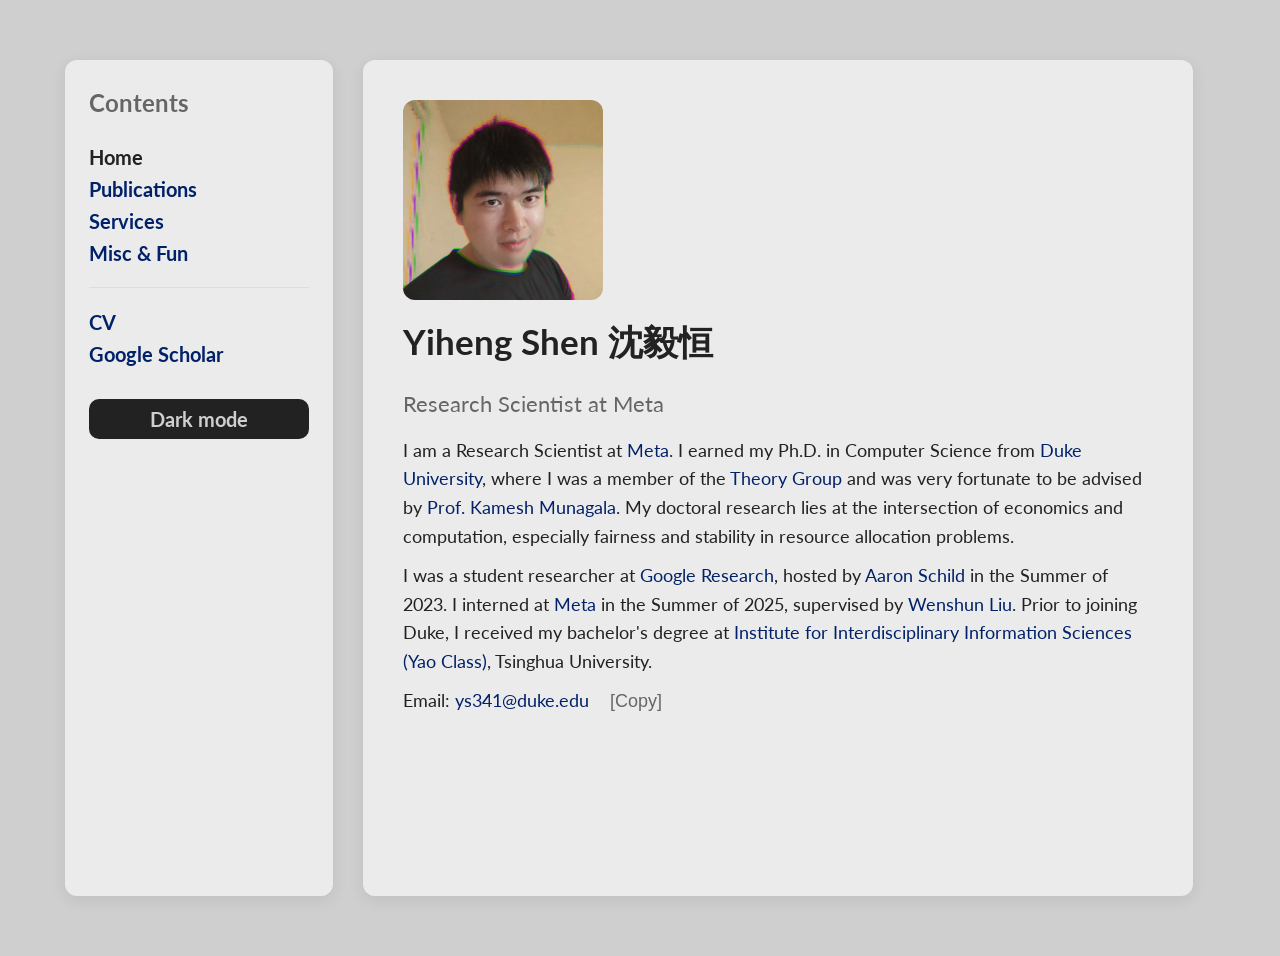
<file: index.html>
<!DOCTYPE html>
<html lang="en">
<head>
  <meta charset="UTF-8">
  <meta name="viewport" content="width=device-width, initial-scale=1.0">
  <title>Yiheng Shen</title>
  <script>
    if (localStorage.getItem("theme") === "dark") {
      document.documentElement.classList.add("dark-mode");
    }
  </script>
  <link rel="stylesheet" href="style.css">
  <link rel="preconnect" href="https://fonts.googleapis.com">
  <link rel="preconnect" href="https://fonts.gstatic.com" crossorigin>
  <link href="https://fonts.googleapis.com/css2?family=Lato:wght@400;700&display=swap" rel="stylesheet">
  <link rel="icon" type="image/png" href="images/flavicon_xs.png">
</head>

<body>
  <div class="page-layout">

    <nav class="sidebar">
      <h2 class="sidebar-name">Contents</h2>

      <a href="index.html" class="active">Home</a>
      <a href="publications.html">Publications</a>
      <a href="services.html">Services</a>
      <a href="misc.html">Misc & Fun</a>

      <hr>

      <a href="https://drive.google.com/file/d/175QWyFGewZ7uL7YMVWc4tU3OqiL9kIhE/view?usp=drive_link" target="_blank" rel="noopener noreferrer">CV</a>
      <a href="https://scholar.google.com/citations?user=jf9FIX4AAAAJ&hl=en" target="_blank" rel="noopener noreferrer">Google Scholar</a> 
      <br>
      <button id="dark-mode-toggle" class="dark-mode-button" type="button">
        Dark mode
      </button>
    </nav>

    <main class="container">
      <img
        class="profile-photo profile-photo-light"
        src="images/photo.jpg"
        alt="Yiheng Shen"
      >

      <img
        class="profile-photo profile-photo-dark"
        src="images/dark_photo.png"
        alt="Yiheng Shen"
      >
      <h1>Yiheng Shen 沈毅恒</h1>
      <h2>Research Scientist at Meta</h2>

      <p>
        I am a Research Scientist at <a href="https://www.meta.com/about/" target="_blank" rel="noopener noreferrer">Meta</a>. I earned my Ph.D. in Computer Science from
        <a href="https://cs.duke.edu/" target="_blank" rel="noopener noreferrer">Duke University</a>, where I was a member of the 
        <a href="https://cs.duke.edu/research/theoretical-computer-science" target="_blank" rel="noopener noreferrer">Theory Group</a> and was very fortunate to be advised by
        <a href="https://www.kameshmunagala.org/" target="_blank" rel="noopener noreferrer">Prof. Kamesh Munagala</a>.
        My doctoral research lies at the intersection of economics and computation, especially fairness and stability in resource allocation problems.
      </p>
      <p>
        I was a student researcher at
        <a href="https://research.google/" target="_blank" rel="noopener noreferrer">Google Research</a>,
        hosted by
        <a href="https://aschild.github.io/" target="_blank" rel="noopener noreferrer">Aaron Schild</a>
        in the Summer of 2023. I interned at 
        <a href="https://www.meta.com/facebook-app/" target="_blank" rel="noopener noreferrer">Meta</a>
         in the Summer of 2025, supervised by
        <a href="https://www.linkedin.com/in/wenshun-liu-6498342a/" target="_blank" rel="noopener noreferrer">Wenshun Liu</a>.
        Prior to joining Duke, I received my bachelor's degree at
        <a href="https://iiis.tsinghua.edu.cn/en/" target="_blank" rel="noopener noreferrer">Institute for Interdisciplinary Information Sciences</a>
        <a href="https://iiis.tsinghua.edu.cn/en/Yao_Class/About_Yao_Class.htm" target="_blank" rel="noopener noreferrer">(Yao Class)</a>,
        Tsinghua University.
      </p>
      <p>
        Email: <a href="mailto:ys341@duke.edu">ys341@duke.edu</a>  
        <button class="copy-email-btn" onclick="copyEmail(this)">[Copy]</button><br>
      </p>
      <!-- <p>
        Office address: <br>
        Room D341, <a href="https://maps.duke.edu/?focus=95" target="_blank" rel="noopener noreferrer">Levine Science Research Center</a>, <br>
        308 Research Drive, Durham NC 27708
      </p> -->
      <!-- <p>
        <a href="zones/zones_main.html" class="zones-button">ZONES</a>
      </p> -->
  </div>
  
  <script src="script.js"></script>
  <script>
    function copyEmail(button) {
      const email = "ys341@duke.edu";

      navigator.clipboard.writeText(email).then(() => {
        button.textContent = "Copied!";

        setTimeout(() => {
          button.textContent = "[Copy]";
        }, 1500);
      }).catch(() => {
        button.textContent = "Failed";

        setTimeout(() => {
          button.textContent = "[Copy]";
        }, 1500);
      });
    }
  </script>
</body>
</html>
</file>
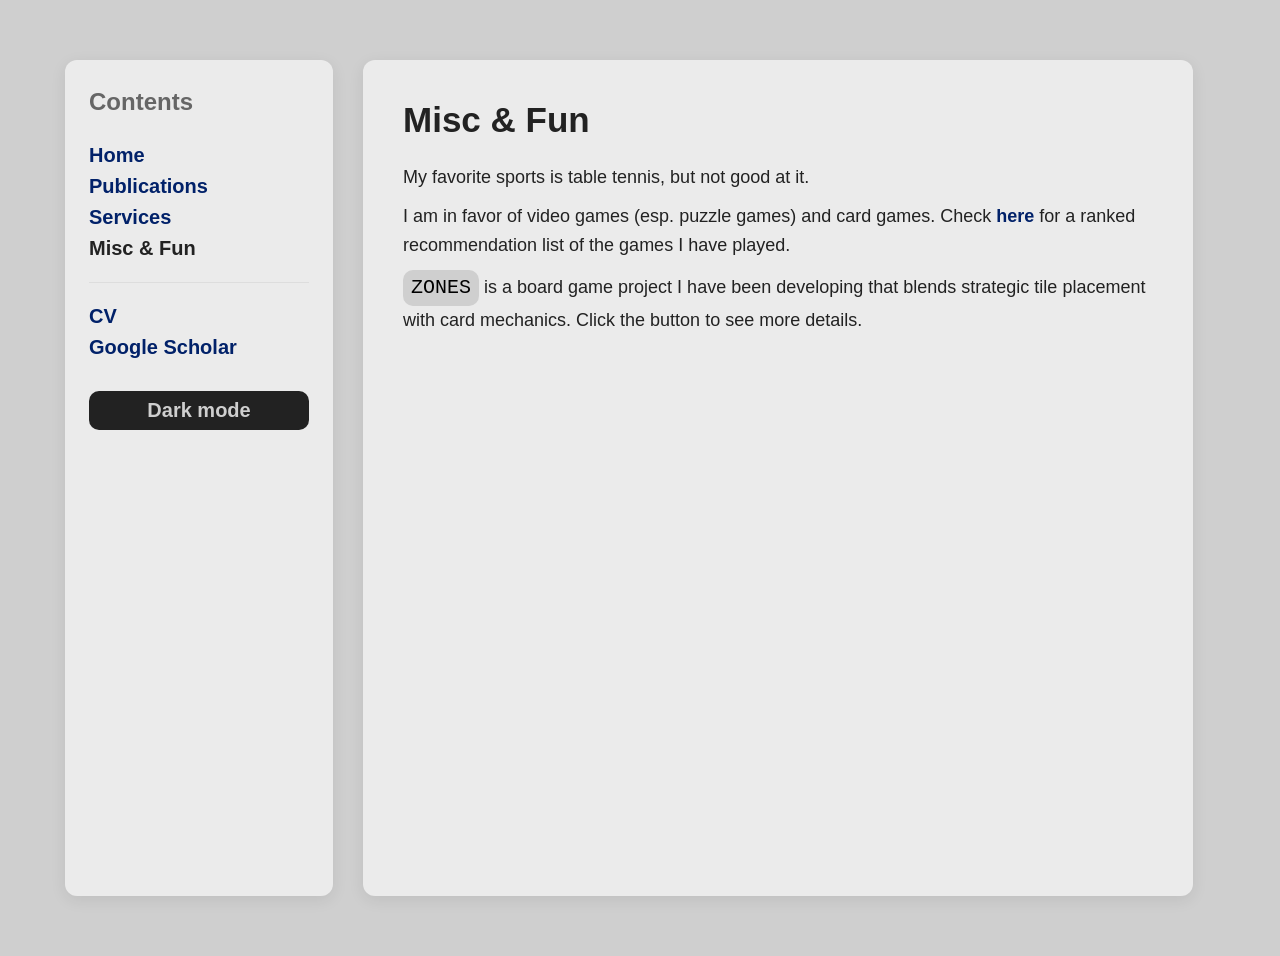
<file: misc.html>
<!DOCTYPE html>
<html lang="en">
<head>
  <meta charset="UTF-8">
  <meta name="viewport" content="width=device-width, initial-scale=1.0">
  <title>Misc & Fun | Yiheng Shen</title>
  <script>
    if (localStorage.getItem("theme") === "dark") {
      document.documentElement.classList.add("dark-mode");
    }
  </script>  
  <link rel="stylesheet" href="style.css">
  <link rel="icon" type="image/png" href="images/flavicon_xs.png">
</head>

<body>
  <div class="page-layout">

    <nav class="sidebar">
      <h2 class="sidebar-name">Contents</h2>

      <a href="index.html">Home</a>
      <a href="publications.html">Publications</a>
      <a href="services.html">Services</a>
      <a href="misc.html" class="active">Misc & Fun</a>

      <hr>

      <a href="cv.pdf" target="_blank" rel="noopener noreferrer">CV</a>
      <a href="https://scholar.google.com/citations?user=jf9FIX4AAAAJ&hl=en" target="_blank" rel="noopener noreferrer">Google Scholar</a> 
      <br>
      <button id="dark-mode-toggle" class="dark-mode-button" type="button">
        Dark mode
      </button>
    </nav>

    <main class="container">
      <h1>Misc & Fun</h1>

      <p>
        My favorite sports is table tennis, but not good at it. <br>
      </p>

      <p>
        I am in favor of video games (esp. puzzle games) and card games. Check <a href="games/games.html" target="_blank"><strong>here</strong></a> 
        for a ranked recommendation list of the games I have played. <br>
      </p>
      
      <p>
        <a href="zones/zones_main.html" class="zones-button" target="_blank">ZONES</a>
         is a board game project I have been developing that blends strategic tile placement with card mechanics. Click the button to see more details. 
      </p>

      <!-- <p class="zones-button-row"> -->
    </main>

  </div>
  <script src="script.js"></script>
</body>
</html>
</file>
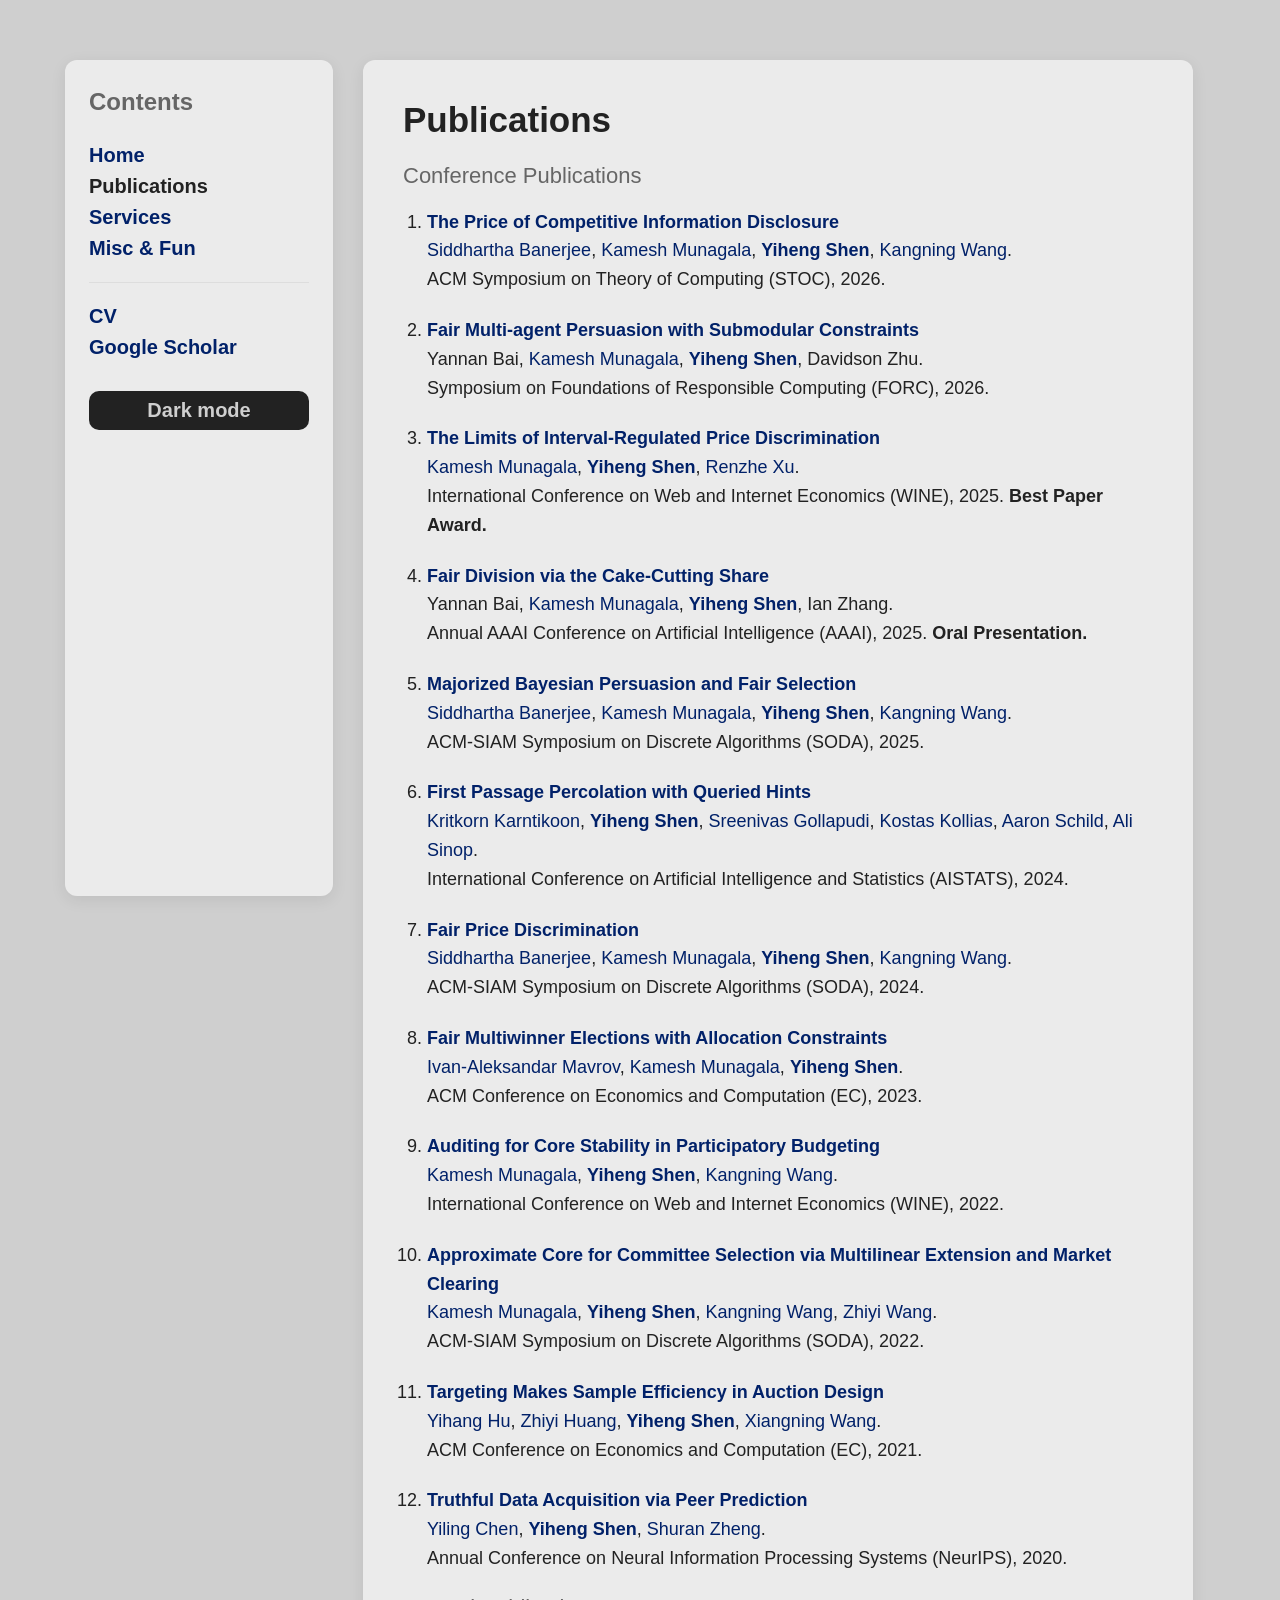
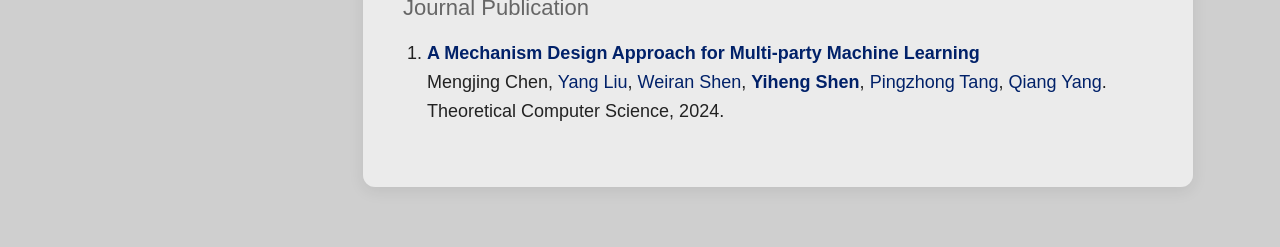
<file: publications.html>
<!DOCTYPE html>
<html lang="en">
<head>
  <meta charset="UTF-8">
  <meta name="viewport" content="width=device-width, initial-scale=1.0">
  <title>Publications | Yiheng Shen</title>
  <script>
    if (localStorage.getItem("theme") === "dark") {
      document.documentElement.classList.add("dark-mode");
    }
  </script>
  <link rel="stylesheet" href="style.css">
  <link rel="icon" type="image/png" href="images/flavicon_xs.png">
</head>

<body>
  <div class="page-layout">

    <nav class="sidebar">
      <h2 class="sidebar-name">Contents</h2>

      <a href="index.html">Home</a>
      <a href="publications.html" class="active">Publications</a>
      <a href="services.html">Services</a>
      <a href="misc.html">Misc & Fun</a>

      <hr>

      <a href="cv.pdf" target="_blank" rel="noopener noreferrer">CV</a>
      <a href="https://scholar.google.com/citations?user=jf9FIX4AAAAJ&hl=en" target="_blank" rel="noopener noreferrer">Google Scholar</a> 
      <br>
      <button id="dark-mode-toggle" class="dark-mode-button" type="button">
        Dark mode
      </button>
    </nav>

    <main class="container">
      <h1>Publications</h1>

      <h2>Conference Publications</h2>

        <ol class="publication-list">
            <li>
                <a href="https://arxiv.org/abs/2504.10459" target="_blank" rel="noopener noreferrer">
                <strong>The Price of Competitive Information Disclosure</strong>
                </a><br>
                <a href="https://sidbanerjee.github.io/" target="_blank" rel="noopener noreferrer">Siddhartha Banerjee</a>,
                <a href="https://www.kameshmunagala.org/" target="_blank" rel="noopener noreferrer">Kamesh Munagala</a>,
                <a href="index.html"><strong>Yiheng Shen</strong></a>,
                <a href="https://people.cs.rutgers.edu/~kn.w/" target="_blank" rel="noopener noreferrer">Kangning Wang</a>.<br>
                ACM Symposium on Theory of Computing (STOC), 2026.
            </li>

            <li>
                <a href="https://arxiv.org/abs/2511.08538" target="_blank" rel="noopener noreferrer">
                <strong>Fair Multi-agent Persuasion with Submodular Constraints</strong>
                </a><br>
                Yannan Bai,
                <a href="https://www.kameshmunagala.org/" target="_blank" rel="noopener noreferrer">Kamesh Munagala</a>,
                <a href="index.html"><strong>Yiheng Shen</strong></a>,
                Davidson Zhu.<br>
                Symposium on Foundations of Responsible Computing (FORC), 2026.
            </li>

            <li>
                <a href="https://arxiv.org/abs/2406.06023" target="_blank" rel="noopener noreferrer">
                <strong>The Limits of Interval-Regulated Price Discrimination</strong>
                </a><br>
                <a href="https://www.kameshmunagala.org/" target="_blank" rel="noopener noreferrer">Kamesh Munagala</a>,
                <a href="index.html"><strong>Yiheng Shen</strong></a>,
                <a href="https://windxrz.github.io/" target="_blank" rel="noopener noreferrer">Renzhe Xu</a>.<br>
                International Conference on Web and Internet Economics (WINE), 2025. <strong>Best Paper Award.</strong>
            </li>

            <li>
                <a href="https://arxiv.org/abs/2411.10434" target="_blank" rel="noopener noreferrer">
                <strong>Fair Division via the Cake-Cutting Share</strong>
                </a><br>
                Yannan Bai,
                <a href="https://www.kameshmunagala.org/" target="_blank" rel="noopener noreferrer">Kamesh Munagala</a>,
                <a href="index.html"><strong>Yiheng Shen</strong></a>,
                Ian Zhang.<br>
                Annual AAAI Conference on Artificial Intelligence (AAAI), 2025. <strong>Oral Presentation.</strong>
            </li>

            <li>
                <a href="https://arxiv.org/abs/2410.11798" target="_blank" rel="noopener noreferrer">
                <strong>Majorized Bayesian Persuasion and Fair Selection</strong>
                </a><br>
                <a href="https://sidbanerjee.github.io/" target="_blank" rel="noopener noreferrer">Siddhartha Banerjee</a>,
                <a href="https://www.kameshmunagala.org/" target="_blank" rel="noopener noreferrer">Kamesh Munagala</a>,
                <a href="index.html"><strong>Yiheng Shen</strong></a>,
                <a href="https://people.cs.rutgers.edu/~kn.w/" target="_blank" rel="noopener noreferrer">Kangning Wang</a>.<br>
                ACM-SIAM Symposium on Discrete Algorithms (SODA), 2025.
            </li>

            <li>
                <a href="https://arxiv.org/abs/2403.10640" target="_blank" rel="noopener noreferrer">
                <strong>First Passage Percolation with Queried Hints</strong>
                </a><br>
                <a href="https://dblp.org/pid/312/6674" target="_blank" rel="noopener noreferrer">Kritkorn Karntikoon</a>,
                <a href="index.html"><strong>Yiheng Shen</strong></a>,
                <a href="https://sreenivasgollapudi.com/" target="_blank" rel="noopener noreferrer">Sreenivas Gollapudi</a>,
                <a href="https://theory.stanford.edu/~kkollias/" target="_blank" rel="noopener noreferrer">Kostas Kollias</a>,
                <a href="https://aschild.github.io/" target="_blank" rel="noopener noreferrer">Aaron Schild</a>,
                <a href="https://scholar.google.com/citations?user=GcPg3VgAAAAJ&hl=en" target="_blank" rel="noopener noreferrer">Ali Sinop</a>.<br>
                International Conference on Artificial Intelligence and Statistics (AISTATS), 2024.
            </li>

            <li>
                <a href="https://arxiv.org/abs/2305.07006" target="_blank" rel="noopener noreferrer">
                <strong>Fair Price Discrimination</strong>
                </a><br>
                <a href="https://sidbanerjee.github.io/" target="_blank" rel="noopener noreferrer">Siddhartha Banerjee</a>,
                <a href="https://www.kameshmunagala.org/" target="_blank" rel="noopener noreferrer">Kamesh Munagala</a>,
                <a href="index.html"><strong>Yiheng Shen</strong></a>,
                <a href="https://people.cs.rutgers.edu/~kn.w/" target="_blank" rel="noopener noreferrer">Kangning Wang</a>.<br>
                ACM-SIAM Symposium on Discrete Algorithms (SODA), 2024.
            </li>

            <li>
                <a href="https://arxiv.org/abs/2305.02868" target="_blank" rel="noopener noreferrer">
                <strong>Fair Multiwinner Elections with Allocation Constraints</strong>
                </a><br>
                <a href="https://profiles.stanford.edu/ivan-aleksandar-mavrov" target="_blank" rel="noopener noreferrer">Ivan-Aleksandar Mavrov</a>,
                <a href="https://www.kameshmunagala.org/" target="_blank" rel="noopener noreferrer">Kamesh Munagala</a>,
                <a href="index.html"><strong>Yiheng Shen</strong></a>.<br>
                ACM Conference on Economics and Computation (EC), 2023.
            </li>

            <li>
                <a href="https://arxiv.org/abs/2209.14468" target="_blank" rel="noopener noreferrer">
                <strong>Auditing for Core Stability in Participatory Budgeting</strong>
                </a><br>
                <a href="https://www.kameshmunagala.org/" target="_blank" rel="noopener noreferrer">Kamesh Munagala</a>,
                <a href="index.html"><strong>Yiheng Shen</strong></a>,
                <a href="https://people.cs.rutgers.edu/~kn.w/" target="_blank" rel="noopener noreferrer">Kangning Wang</a>.<br>
                International Conference on Web and Internet Economics (WINE), 2022.
            </li>

            <li>
                <a href="https://arxiv.org/abs/2110.12499" target="_blank" rel="noopener noreferrer">
                <strong>Approximate Core for Committee Selection via Multilinear Extension and Market Clearing</strong>
                </a><br>
                <a href="https://www.kameshmunagala.org/" target="_blank" rel="noopener noreferrer">Kamesh Munagala</a>,
                <a href="index.html"><strong>Yiheng Shen</strong></a>,
                <a href="https://people.cs.rutgers.edu/~kn.w/" target="_blank" rel="noopener noreferrer">Kangning Wang</a>,
                <a href="https://scholar.google.com/citations?user=Xbm6BB8AAAAJ&hl=en" target="_blank" rel="noopener noreferrer">Zhiyi Wang</a>.<br>
                ACM-SIAM Symposium on Discrete Algorithms (SODA), 2022.
            </li>

            <li>
                <a href="https://arxiv.org/abs/2105.05123" target="_blank" rel="noopener noreferrer">
                <strong>Targeting Makes Sample Efficiency in Auction Design</strong>
                </a><br>
                <a href="https://scholar.google.com/citations?user=slFtxbMAAAAJ&hl=en" target="_blank" rel="noopener noreferrer">Yihang Hu</a>,
                <a href="https://www.cs.hku.hk/~zhiyi" target="_blank" rel="noopener noreferrer">Zhiyi Huang</a>,
                <a href="index.html"><strong>Yiheng Shen</strong></a>,
                <a href="https://scholar.google.com/citations?user=Dr12P5oAAAAJ&hl=zh-CN" target="_blank" rel="noopener noreferrer">Xiangning Wang</a>.<br>
                ACM Conference on Economics and Computation (EC), 2021.
            </li>

            <li>
                <a href="https://arxiv.org/abs/2006.03992" target="_blank" rel="noopener noreferrer">
                <strong>Truthful Data Acquisition via Peer Prediction</strong>
                </a><br>
                <a href="https://yiling.seas.harvard.edu/" target="_blank" rel="noopener noreferrer">Yiling Chen</a>,
                <a href="index.html"><strong>Yiheng Shen</strong></a>,
                <a href="https://sites.google.com/view/shuran-zheng" target="_blank" rel="noopener noreferrer">Shuran Zheng</a>.<br>
                Annual Conference on Neural Information Processing Systems (NeurIPS), 2020.
            </li>
        </ol>

        <h2>Journal Publication</h2>

        <ol class="publication-list">
            <li>
                <a href="https://arxiv.org/abs/2001.08996" target="_blank" rel="noopener noreferrer">
                <strong>A Mechanism Design Approach for Multi-party Machine Learning</strong>
                </a><br>
                Mengjing Chen,
                <a href="https://sites.google.com/site/yangliuveronica/" target="_blank" rel="noopener noreferrer">Yang Liu</a>,
                <a href="https://www.weiran-shen.info/" target="_blank" rel="noopener noreferrer">Weiran Shen</a>,
                <a href="index.html"><strong>Yiheng Shen</strong></a>,
                <a href="https://www.cs.cmu.edu/~kenshin/" target="_blank" rel="noopener noreferrer">Pingzhong Tang</a>,
                <a href="https://cse.hkust.edu.hk/~qyang/" target="_blank" rel="noopener noreferrer">Qiang Yang</a>.<br>
                Theoretical Computer Science, 2024.
            </li>
        </ol>
    </main>
  </div>
  <script src="script.js"></script>
</body>
</html>
</file>
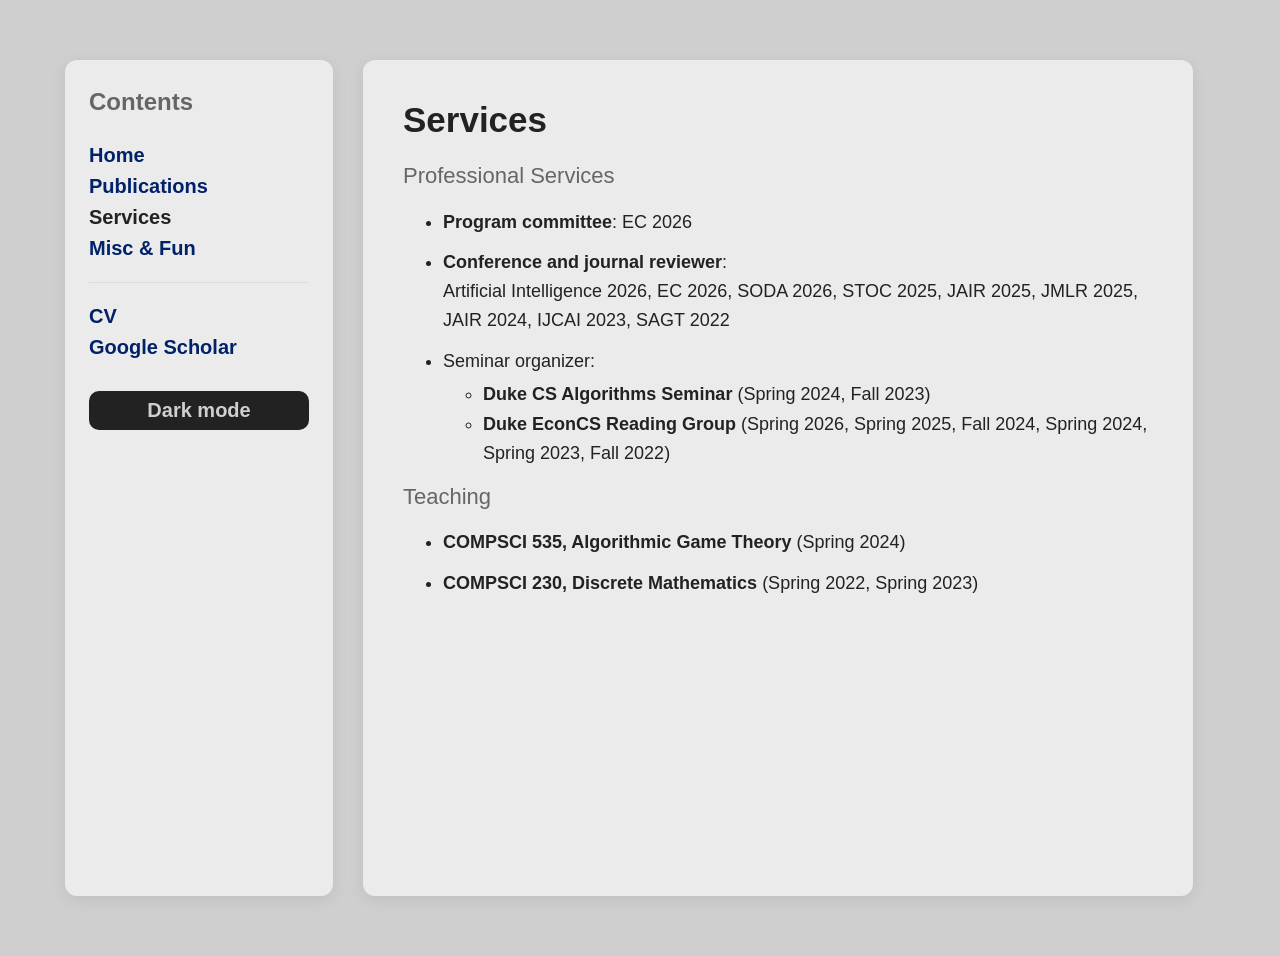
<file: services.html>
<!DOCTYPE html>
<html lang="en">
<head>
  <meta charset="UTF-8">
  <meta name="viewport" content="width=device-width, initial-scale=1.0">
  <title>Services | Yiheng Shen</title>
  <link rel="icon" type="image/png" href="images/flavicon_xs.png">
  <link rel="stylesheet" href="style.css">
  <script>
    if (localStorage.getItem("theme") === "dark") {
      document.documentElement.classList.add("dark-mode");
    }
  </script>
</head>

<body>
  <div class="page-layout">

    <nav class="sidebar">
      <h2 class="sidebar-name">Contents</h2>

      <a href="index.html">Home</a>
      <a href="publications.html">Publications</a>
      <a href="services.html" class="active">Services</a>
      <a href="misc.html">Misc & Fun</a>


      <hr>

      <a href="cv.pdf" target="_blank" rel="noopener noreferrer">CV</a>
      <a href="https://scholar.google.com/citations?user=jf9FIX4AAAAJ&hl=en" target="_blank" rel="noopener noreferrer">Google Scholar</a> 
      <br>
      <button id="dark-mode-toggle" class="dark-mode-button" type="button">
        Dark mode
      </button>
    </nav>

    <main class="container">
      <h1>Services</h1>

      <h2>Professional Services</h2>

      <ul>
        <li><strong>Program committee</strong>: EC 2026</li>
        <li><strong>Conference and journal reviewer</strong>:<br> Artificial Intelligence 2026, EC 2026, SODA 2026, STOC 2025, JAIR 2025, JMLR 2025, JAIR 2024, IJCAI 2023, SAGT 2022</li>
        <li>Seminar organizer: 
            <ul>
              <li><strong>Duke CS Algorithms Seminar</strong> (Spring 2024, Fall 2023)</li> 
              <li><strong>Duke EconCS Reading Group</strong> (Spring 2026, Spring 2025, Fall 2024, Spring 2024, Spring 2023, Fall 2022)</li>
            </ul> 
      </ul>

      <h2>Teaching</h2>

      <ul>
        <li><strong>COMPSCI 535, Algorithmic Game Theory</strong> (Spring 2024)</li>
        <li><strong>COMPSCI 230, Discrete Mathematics</strong> (Spring 2022, Spring 2023)</li>
      </ul>
    </main>

  </div>
  <script src="script.js"></script>
</body>
</html>
</file>
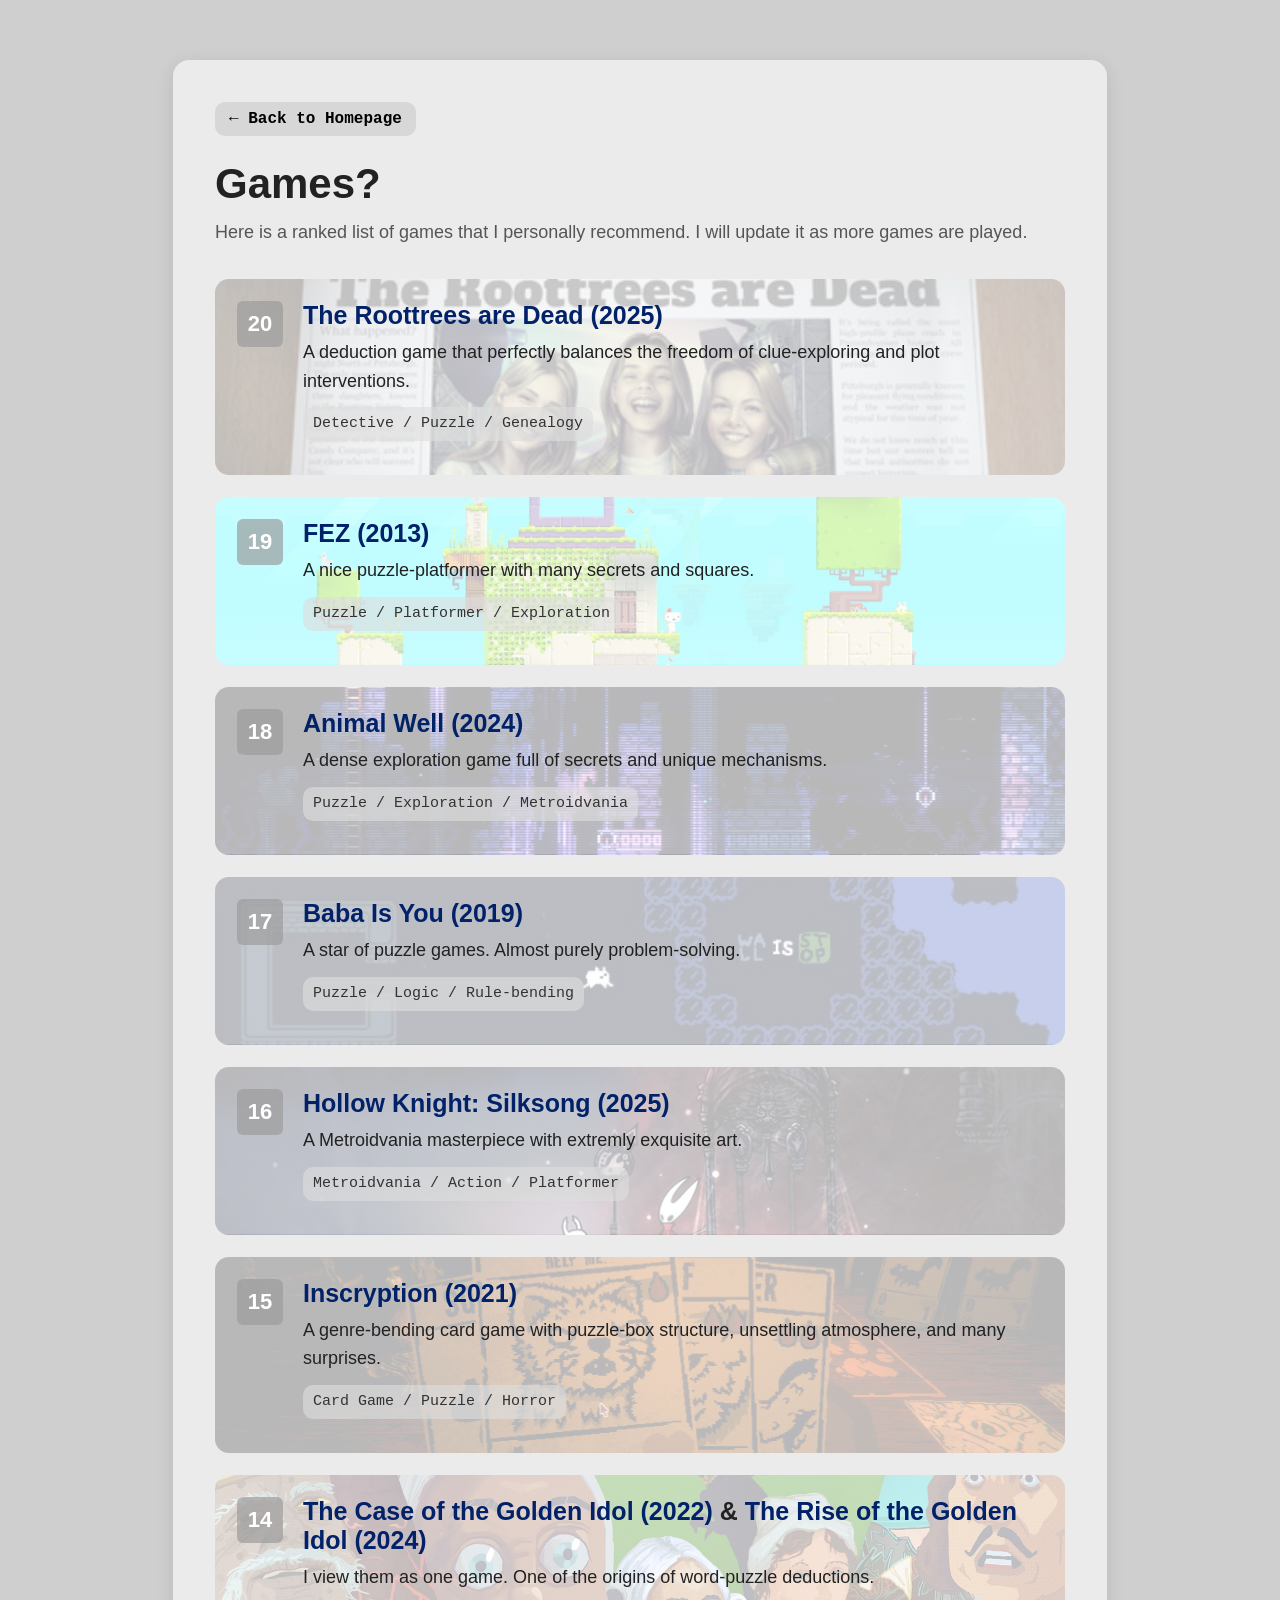
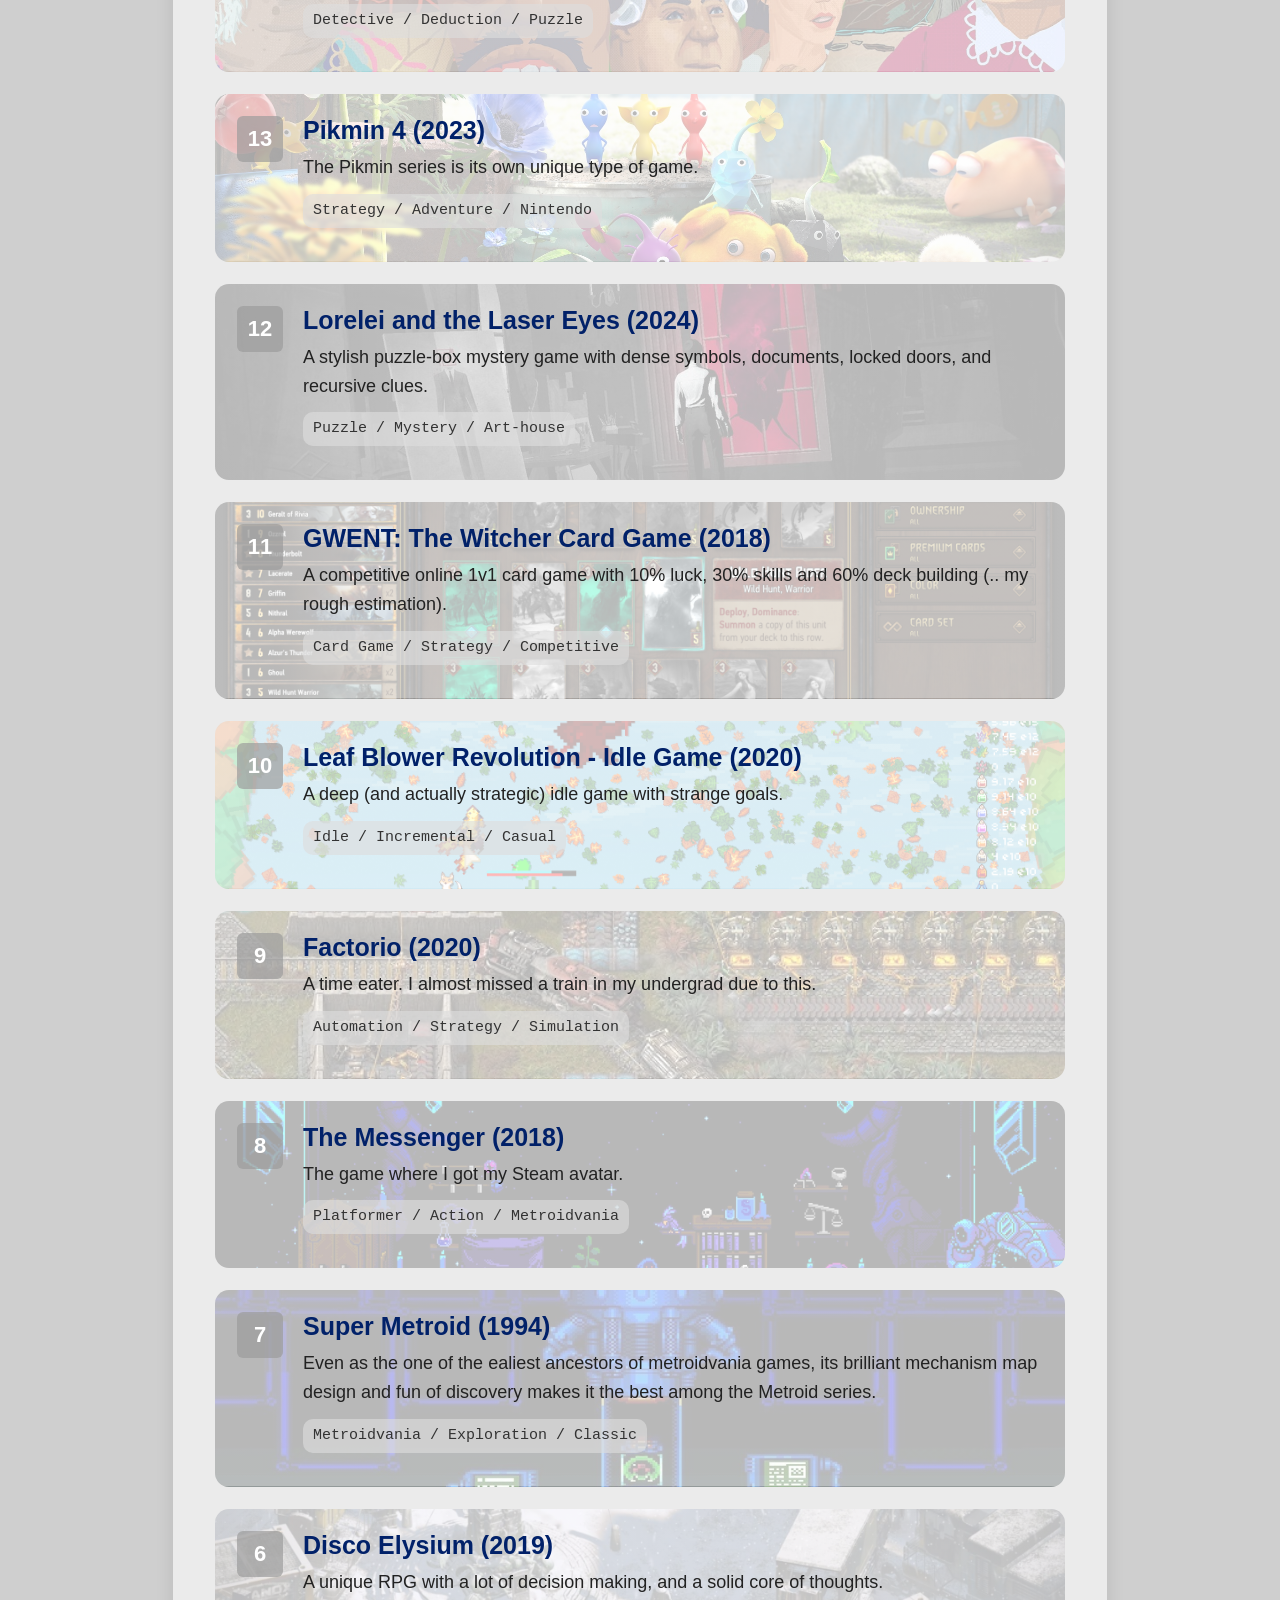
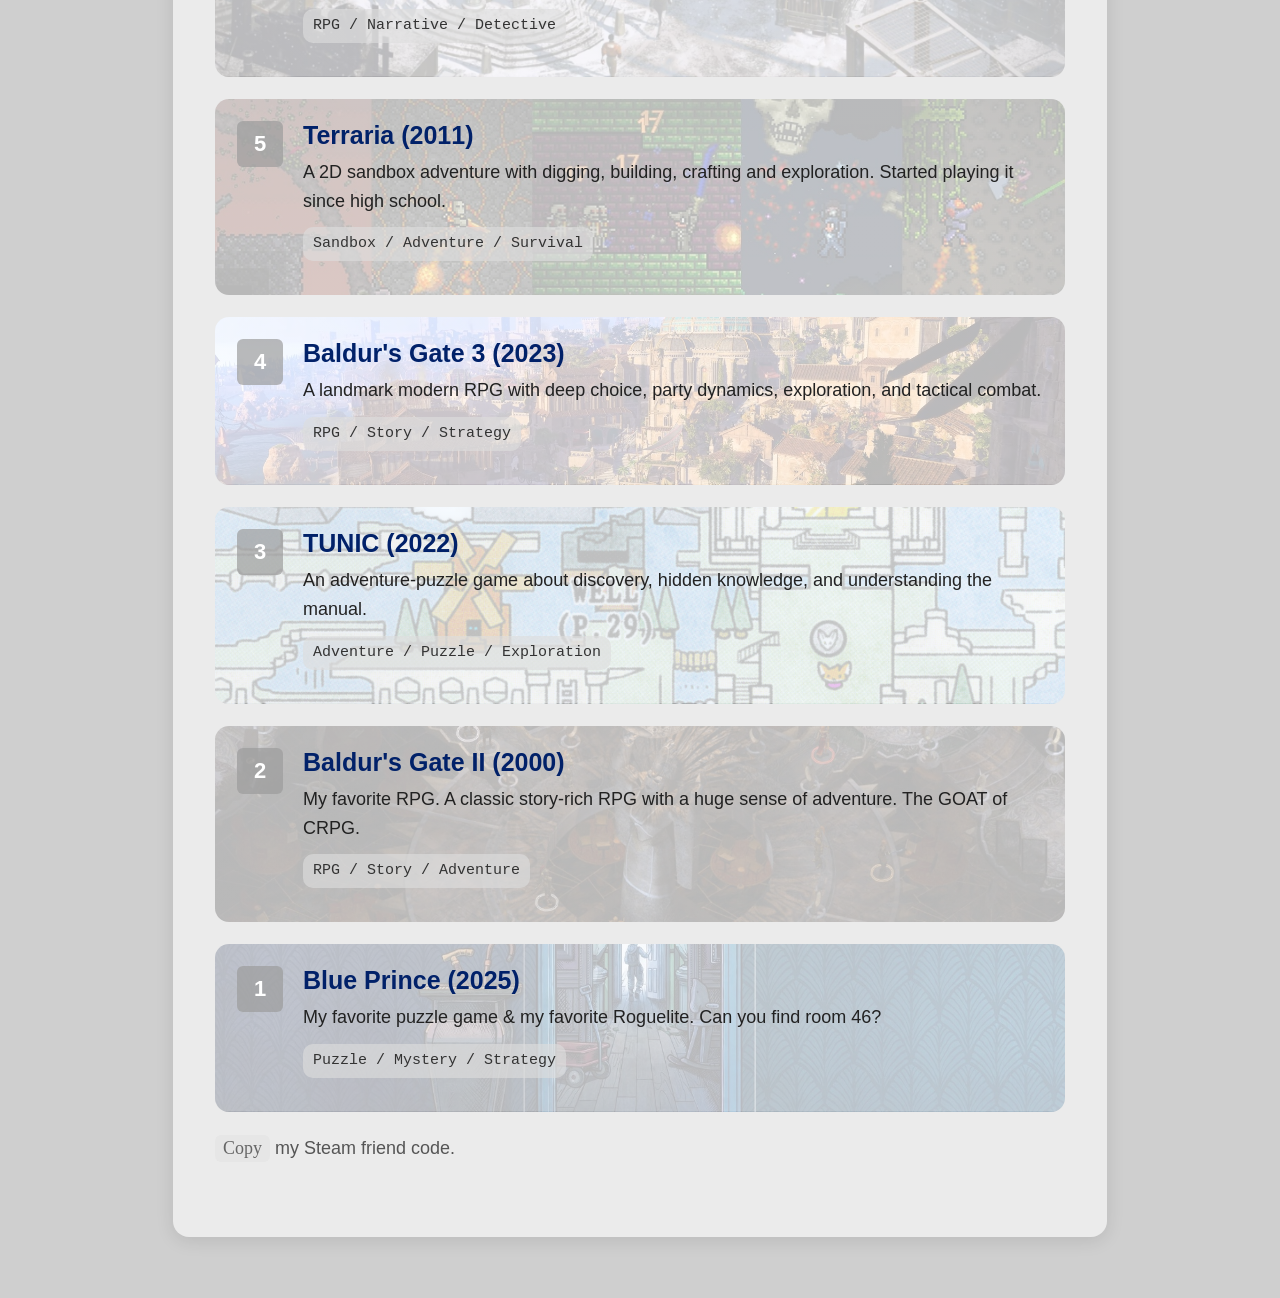
<file: games/games.html>
<!DOCTYPE html>
<html lang="en">
<head>
  <meta charset="UTF-8">
  <meta name="viewport" content="width=device-width, initial-scale=1.0">
  <title>Games I Recommend</title>
  <link rel="stylesheet" href="games_style.css">
  <link rel="icon" type="image/png" href="images/flavicon_xs.png">
</head>

<body>
  <main class="games-container">
    <a href="../index.html" class="back-link">← Back to Homepage</a>

    <h1>Games?</h1>

    <p class="intro">
      Here is a ranked list of games that I personally recommend. I will update it as more games are played. <br>
    </p>

    <ol class="game-list">
      <li class="game-card" style="--bg-image: url('images/roottrees.jpg');">
        <div class="rank-number">20</div>

        <div class="game-info">
          <h2>
            <a href="https://store.steampowered.com/app/2754380/The_Roottrees_are_Dead/" target="_blank" rel="noopener noreferrer">
              The Roottrees are Dead (2025)
            </a>
          </h2>

          <p>
            A deduction game that perfectly balances the freedom of clue-exploring and plot interventions.
          </p>

          <p class="game-tag">
            Detective / Puzzle / Genealogy
          </p>
        </div>
      </li>

      <li class="game-card" style="--bg-image: url('images/fez.jpg');">
        <div class="rank-number">19</div>

        <div class="game-info">
          <h2>
            <a href="https://store.steampowered.com/app/224760/FEZ/" target="_blank" rel="noopener noreferrer">
              FEZ (2013)
            </a>
          </h2>

          <p>
            A nice puzzle-platformer with many secrets and squares.
          </p>

          <p class="game-tag">
            Puzzle / Platformer / Exploration
          </p>
        </div>
      </li>

      <li class="game-card" style="--bg-image: url('images/animal-well.jpg');">
        <div class="rank-number">18</div>

        <div class="game-info">
          <h2>
            <a href="https://store.steampowered.com/app/813230/ANIMAL_WELL/" target="_blank" rel="noopener noreferrer">
              Animal Well (2024)
            </a>
          </h2>

          <p>
            A dense exploration game full of secrets and unique mechanisms.
          </p>

          <p class="game-tag">
            Puzzle / Exploration / Metroidvania
          </p>
        </div>
      </li>

      <li class="game-card" style="--bg-image: url('images/baba.jpg');">
        <div class="rank-number">17</div>

        <div class="game-info">
          <h2>
            <a href="https://store.steampowered.com/app/736260/Baba_Is_You/" target="_blank" rel="noopener noreferrer">
              Baba Is You (2019)
            </a>
          </h2>

          <p>
            A star of puzzle games. Almost purely problem-solving.
          </p>

          <p class="game-tag">
            Puzzle / Logic / Rule-bending
          </p>
        </div>
      </li>

      <li class="game-card" style="--bg-image: url('images/silksong.jpg');">
        <div class="rank-number">16</div>

        <div class="game-info">
          <h2>
            <a href="https://store.steampowered.com/app/1030300/Hollow_Knight_Silksong/" target="_blank" rel="noopener noreferrer">
              Hollow Knight: Silksong (2025)
            </a>
          </h2>

          <p>
            A Metroidvania masterpiece with extremly exquisite art.
          </p>

          <p class="game-tag">
            Metroidvania / Action / Platformer
          </p>
        </div>
      </li>

      <li class="game-card" style="--bg-image: url('images/inscryption.jpg');">
        <div class="rank-number">15</div>

        <div class="game-info">
          <h2>
            <a href="https://store.steampowered.com/app/1092790/Inscryption/" target="_blank" rel="noopener noreferrer">
              Inscryption (2021)
            </a>
          </h2>

          <p>
            A genre-bending card game with puzzle-box structure, unsettling atmosphere, and many surprises.
          </p>

          <p class="game-tag">
            Card Game / Puzzle / Horror
          </p>
        </div>
      </li>

      <li class="game-card" style="--bg-image: url('images/golden-idol.jpg');">
        <div class="rank-number">14</div>

        <div class="game-info">
          <h2>
            <a href="https://store.steampowered.com/app/1677770/The_Case_of_the_Golden_Idol/" target="_blank" rel="noopener noreferrer">
              The Case of the Golden Idol (2022)
            </a>
            &amp;
            <a href="https://store.steampowered.com/app/2716400/The_Rise_of_the_Golden_Idol/" target="_blank" rel="noopener noreferrer">
              The Rise of the Golden Idol (2024)
            </a>
          </h2>

          <p>
            I view them as one game. One of the origins of word-puzzle deductions.
          </p>

          <p class="game-tag">
            Detective / Deduction / Puzzle
          </p>
        </div>
      </li>

      <li class="game-card" style="--bg-image: url('images/pikmin-4.jpg');">
        <div class="rank-number">13</div>

        <div class="game-info">
          <h2>
            <a href="https://www.nintendo.com/us/store/products/pikmin-4-switch/" target="_blank" rel="noopener noreferrer">
              Pikmin 4 (2023)
            </a>
          </h2>

          <p>
            The Pikmin series is its own unique type of game.
          </p>

          <p class="game-tag">
            Strategy / Adventure / Nintendo
          </p>
        </div>
      </li>

      <li class="game-card" style="--bg-image: url('images/lorelei.jpg');">
        <div class="rank-number">12</div>

        <div class="game-info">
          <h2>
            <a href="https://store.steampowered.com/app/2008920/Lorelei_and_the_Laser_Eyes/" target="_blank" rel="noopener noreferrer">
              Lorelei and the Laser Eyes (2024)
            </a>
          </h2>

          <p>
            A stylish puzzle-box mystery game with dense symbols, documents, locked doors, and recursive clues.
          </p>

          <p class="game-tag">
            Puzzle / Mystery / Art-house
          </p>
        </div>
      </li>

      <li class="game-card" style="--bg-image: url('images/gwent.jpg');">
        <div class="rank-number">11</div>

        <div class="game-info">
          <h2>
            <a href="https://www.playgwent.com/" target="_blank" rel="noopener noreferrer">
              GWENT: The Witcher Card Game (2018)
            </a>
          </h2>

          <p>
            A competitive online 1v1 card game with 10% luck, 30% skills and 60% deck building (.. my rough estimation).
          </p>

          <p class="game-tag">
            Card Game / Strategy / Competitive
          </p>
        </div>
      </li>

      <li class="game-card" style="--bg-image: url('images/leaf-blower.jpg');">
        <div class="rank-number">10</div>

        <div class="game-info">
          <h2>
            <a href="https://store.steampowered.com/app/1468260/Leaf_Blower_Revolution__Idle_Game/" target="_blank" rel="noopener noreferrer">
              Leaf Blower Revolution - Idle Game (2020)
            </a>
          </h2>

          <p>
            A deep (and actually strategic) idle game with strange goals.
          </p>

          <p class="game-tag">
            Idle / Incremental / Casual
          </p>
        </div>
      </li>

      <li class="game-card" style="--bg-image: url('images/factorio.jpg');">
        <div class="rank-number">9</div>

        <div class="game-info">
          <h2>
            <a href="https://store.steampowered.com/app/427520/Factorio/" target="_blank" rel="noopener noreferrer">
              Factorio (2020)
            </a>
          </h2>

          <p>
            A time eater. I almost missed a train in my undergrad due to this.
          </p>

          <p class="game-tag">
            Automation / Strategy / Simulation
          </p>
        </div>
      </li>

      <li class="game-card" style="--bg-image: url('images/the-messenger.jpg');">
        <div class="rank-number">8</div>

        <div class="game-info">
          <h2>
            <a href="https://store.steampowered.com/app/764790/The_Messenger/" target="_blank" rel="noopener noreferrer">
              The Messenger (2018)
            </a>
          </h2>

          <p>
            The game where I got my Steam avatar.
          </p>

          <p class="game-tag">
            Platformer / Action / Metroidvania
          </p>
        </div>
      </li>

      <li class="game-card" style="--bg-image: url('images/super-matroid.jpg');">
        <div class="rank-number">7</div>

        <div class="game-info">
          <h2>
            <a href="https://www.nintendo.com/en-gb/Games/Super-Nintendo/Super-Metroid-279613.html" target="_blank" rel="noopener noreferrer">
              Super Metroid (1994)
            </a>
          </h2>

          <p>
            Even as the one of the ealiest ancestors of metroidvania games, its brilliant mechanism map design and fun of discovery makes it the best among the Metroid series.
          </p>

          <p class="game-tag">
            Metroidvania / Exploration / Classic
          </p>
        </div>
      </li>

      <li class="game-card" style="--bg-image: url('images/disco-elysium.jpg');">
        <div class="rank-number">6</div>

        <div class="game-info">
          <h2>
            <a href="https://store.steampowered.com/app/632470/Disco_Elysium__The_Final_Cut/" target="_blank" rel="noopener noreferrer">
              Disco Elysium (2019)
            </a>
          </h2>

          <p>
            A unique RPG with a lot of decision making, and a solid core of thoughts.
          </p>

          <p class="game-tag">
            RPG / Narrative / Detective
          </p>
        </div>
      </li>

      <li class="game-card" style="--bg-image: url('images/terraria.jpg');">
        <div class="rank-number">5</div>

        <div class="game-info">
          <h2>
            <a href="https://store.steampowered.com/app/105600/Terraria/" target="_blank" rel="noopener noreferrer">
              Terraria (2011)
            </a>
          </h2>

          <p>
            A 2D sandbox adventure with digging, building, crafting and exploration. Started playing it since high school.
          </p>

          <p class="game-tag">
            Sandbox / Adventure / Survival
          </p>
        </div>
      </li>

      <li class="game-card" style="--bg-image: url('images/bg3.jpg');">
        <div class="rank-number">4</div>

        <div class="game-info">
          <h2>
            <a href="https://store.steampowered.com/app/1086940/Baldurs_Gate_3/" target="_blank" rel="noopener noreferrer">
              Baldur's Gate 3 (2023)
            </a>
          </h2>

          <p>
            A landmark modern RPG with deep choice, party dynamics, exploration, and tactical combat.
          </p>

          <p class="game-tag">
            RPG / Story / Strategy
          </p>
        </div>
      </li>

      <li class="game-card" style="--bg-image: url('images/tunic.jpg');">
        <div class="rank-number">3</div>

        <div class="game-info">
          <h2>
            <a href="https://store.steampowered.com/app/553420/TUNIC/" target="_blank" rel="noopener noreferrer">
              TUNIC (2022)
            </a>
          </h2>

          <p>
            An adventure-puzzle game about discovery, hidden knowledge, and understanding the manual.
          </p>

          <p class="game-tag">
            Adventure / Puzzle / Exploration
          </p>
        </div>
      </li>
    </ol>


      <li class="game-card" style="--bg-image: url('images/bg2.jpg');">
        <div class="rank-number">2</div>

        <div class="game-info">
          <h2>
            <a href="https://store.steampowered.com/app/257350/Baldurs_Gate_II_Enhanced_Edition/" target="_blank" rel="noopener noreferrer">
              Baldur's Gate II (2000)
            </a>
          </h2>

          <p>
            My favorite RPG. A classic story-rich RPG with a huge sense of adventure. The GOAT of CRPG.
          </p>

          <p class="game-tag">
            RPG / Story / Adventure
          </p>
        </div>
      </li>

      <li class="game-card" style="--bg-image: url('images/blue.jpg');">
        <div class="rank-number">1</div>

        <div class="game-info">
          <h2>
            <a href="https://store.steampowered.com/app/1569580/Blue_Prince/" target="_blank" rel="noopener noreferrer">
              Blue Prince (2025)
            </a>
          </h2>

          <p>
            My favorite puzzle game & my favorite Roguelite. Can you find room 46?
          </p>

          <p class="game-tag">
            Puzzle / Mystery / Strategy
          </p>
        </div>
      </li>
    </ol>
    <p class="intro">
      <button class="copy-fcode-btn" onclick="copyFcode(this)">Copy</button> my Steam friend code.
    </p>
  </main>
  <script>
    function copyFcode(button) {
      const fcode = "869826192";
      navigator.clipboard.writeText(fcode).then(() => {
        button.textContent = "Copied";

        setTimeout(() => {
          button.textContent = "Copy";
        }, 1500);
      }).catch(() => {
        button.textContent = "Failed";

        setTimeout(() => {
          button.textContent = "Copy";
        }, 1500);
      });
    }
  </script>
</body>
</html>
</file>
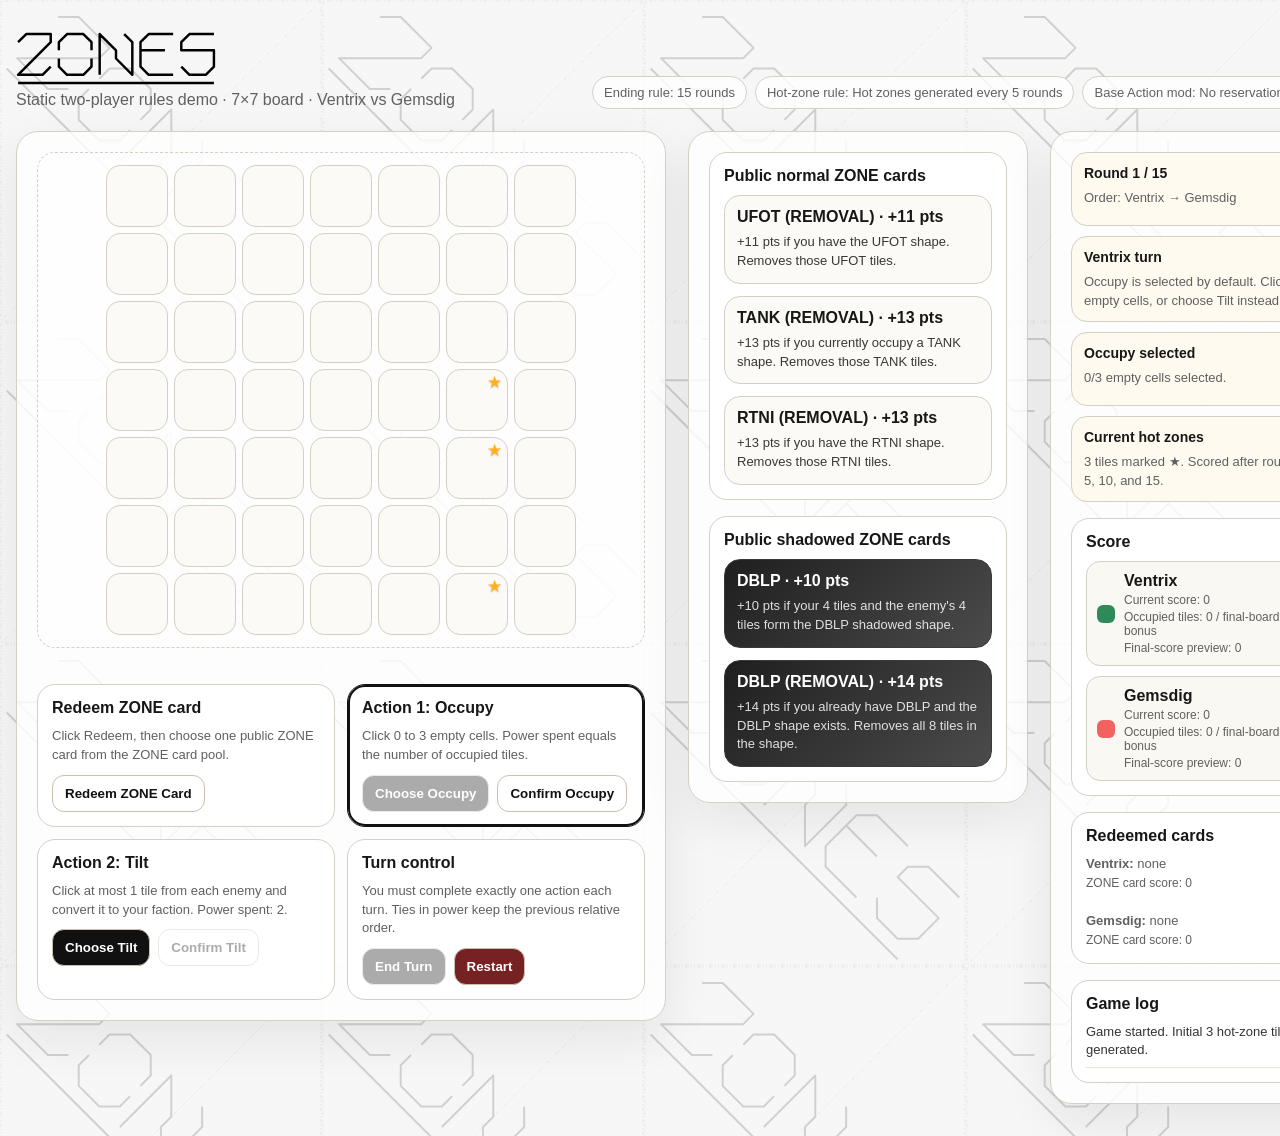
<file: zones/demo.html>
<!DOCTYPE html>
<html lang="en">
<head>
  <meta charset="UTF-8" />
  <meta name="viewport" content="width=device-width, initial-scale=1.0" />
  <title>ZONES Demo</title>
  <!-- The CSS file controls the visual style: colors, layout, board cells, buttons, etc. -->
  <link rel="stylesheet" href="demo.css" />
  <link rel="icon" type="image/png" href="images/favicon.png">
</head>
<body>
  <!-- Page wrapper: this contains the whole demo UI. -->
  <div class="page">
    <!-- Header: title and small rule-summary pills. -->
    <header>
      <div>
        <img src="images/title.svg" alt="ZONES" class="zones-logo">
        <p class="subtitle">Static two-player rules demo · 7×7 board · Ventrix vs Gemsdig</p>
      </div>
      <div class="pill-row">
        <div class="pill">Ending rule: 15 rounds</div>
        <div class="pill">Hot-zone rule: Hot zones generated every 5 rounds</div>
        <div class="pill">Base Action mod: No reservations allowed</div>
        <!-- <div class="pill">Rotations allowed · no mirrors</div> -->
      </div>
    </header>

    <!-- Main panel: status cards, board, and player controls. -->
    <!-- Column 1: board and actions -->
    <main class="main-panel board-panel">
      <!-- Board area -->
      <section class="board-wrap">
        <div id="board" class="board" aria-label="ZONES board"></div>
      </section>

      <!-- Actions: redeem is visually first, but Occupy can still be selected by default in JS -->
      <section class="controls action-grid">
        <div class="action-box" id="redeemBox">
          <h3>Redeem ZONE card</h3>
          <p class="help">
            Click Redeem, then choose one public ZONE card from the ZONE card pool.
          </p>
          <div class="button-row">
            <button id="redeemCardBtn" class="secondary">Redeem ZONE Card</button>
          </div>
        </div>

        <div class="action-box" id="occupyBox">
          <h3>Action 1: Occupy</h3>
          <p class="help">Click 0 to 3 empty cells. Power spent equals the number of occupied tiles.</p>
          <div class="button-row">
            <button id="occupyBtn">Choose Occupy</button>
            <button id="confirmOccupyBtn" class="secondary" disabled>Confirm Occupy</button>
            <!-- <button id="clearSelectBtn" class="secondary" disabled>Clear</button> -->
          </div>
        </div>

        <div class="action-box" id="tiltBox">
          <h3>Action 2: Tilt</h3>
          <p class="help">Click at most 1 tile from each enemy and convert it to your faction. Power spent: 2.</p>
          <div class="button-row">
            <button id="tiltBtn">Choose Tilt</button>
            <button id="confirmTiltBtn" class="secondary" disabled>Confirm Tilt</button>
          </div>
        </div>

        <div class="action-box">
          <h3>Turn control</h3>
          <p class="help">
            You must complete exactly one action each turn. Ties in power keep the previous relative order.
          </p>
          <div class="button-row">
            <button id="endTurnBtn" disabled>End Turn</button>
            <button id="restartBtn" class="danger">Restart</button>
          </div>
        </div>
      </section>
    </main>

    <!-- Column 2: ZONE cards and redeem-location UI -->
    <aside class="side-panel cards-panel">
      <section class="side-section">
        <h3>Public normal ZONE cards</h3>
        <div id="normalCard" class="zone-card-list"></div>
      </section>

      <section class="side-section">
        <h3>Public shadowed ZONE cards</h3>
        <div id="shadowCard" class="zone-card-list"></div>
      </section>

    </aside>

    <!-- Column 3: game status -->
    <aside class="side-panel status-panel">
      <section class="status-bar">
        <div class="status-card">
          <strong id="roundLabel">Round 1 / 15</strong>
          <span id="turnOrderLabel">Order: Ventrix → Gemsdig</span>
        </div>

        <div class="status-card">
          <strong id="activePlayerLabel">Ventrix turn</strong>
          <span id="activeHint">Choose one action, then end turn.</span>
        </div>

        <div class="status-card">
          <strong id="actionLabel">No action selected</strong>
          <span id="selectionLabel">Select Occupy or Tilt.</span>
        </div>

        <div class="status-card">
          <strong>Current hot zones</strong>
          <span id="hotZoneLabel">3 tiles marked ★</span>
        </div>
      </section>

      <section class="side-section" id="finalPanel">
        <h3>Score</h3>
        <div id="scoreGrid" class="score-grid"></div>
      </section>

      <section class="side-section">
        <h3>Redeemed cards</h3>
        <div id="redeemedList" class="redeemed-list"></div>
      </section>

      <section class="side-section">
        <h3>Game log</h3>
        <div id="log" class="log"></div>
      </section>
    </aside>
  </div>

  <!-- The JavaScript file contains the game rules and makes the board interactive. -->
  <script src="demo.js"></script>
</body>
</html>
</file>
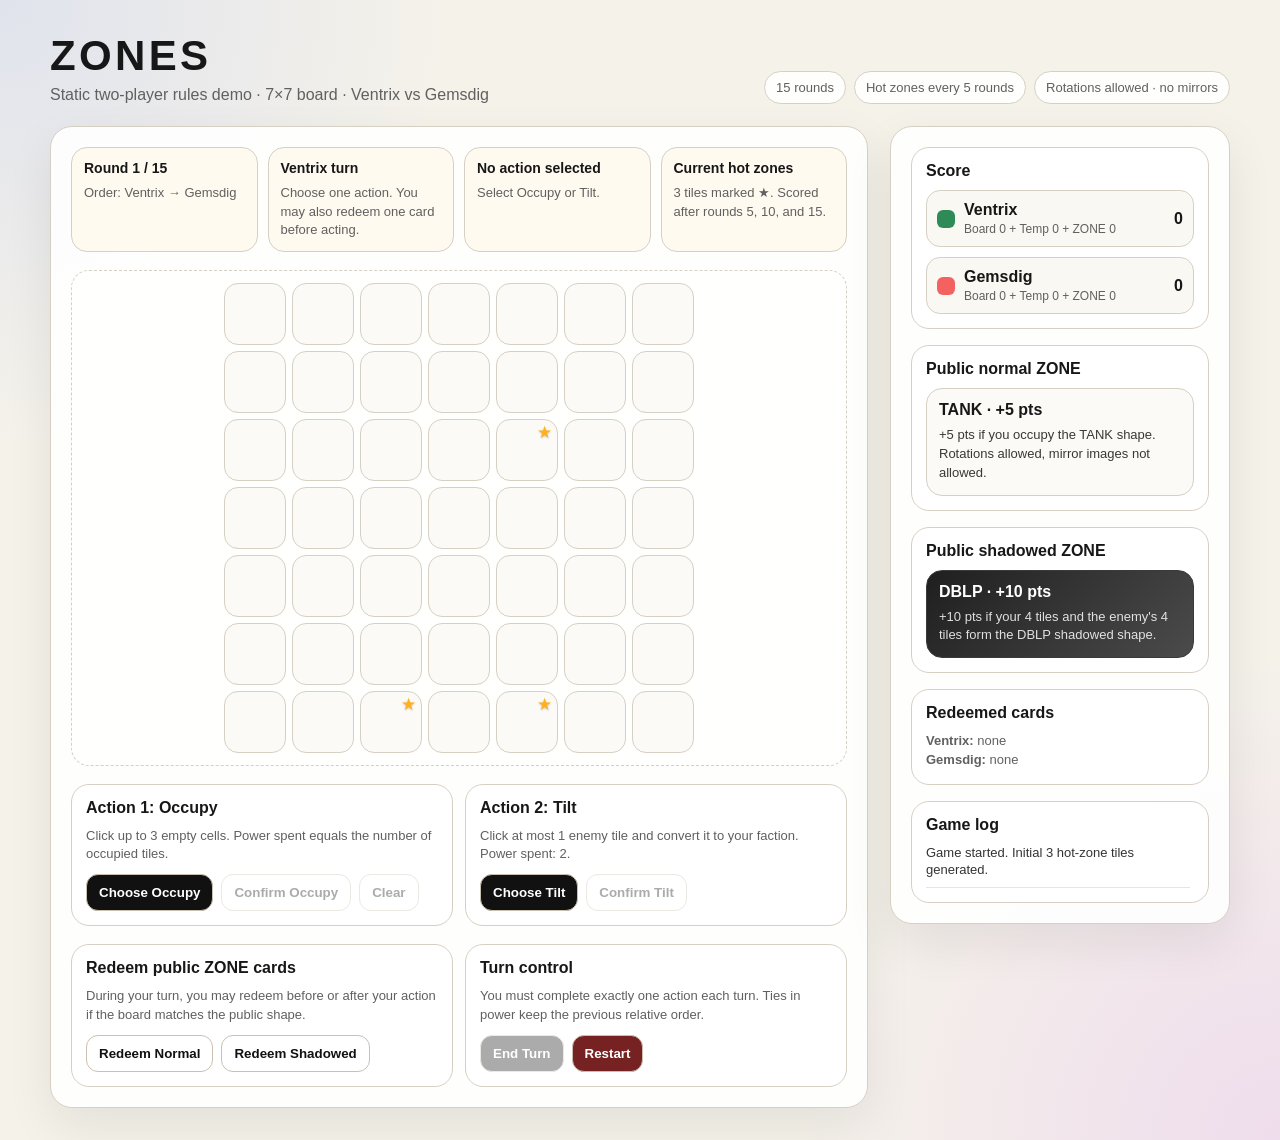
<file: zones/demo_backup.html>
<!DOCTYPE html>
<html lang="en">
<head>
  <meta charset="UTF-8" />
  <meta name="viewport" content="width=device-width, initial-scale=1.0" />
  <title>ZONES Demo</title>
  <style>
    :root {
      --bg: #f5f2ea;
      --panel: rgba(255, 255, 255, 0.92);
      --text: #171717;
      --muted: #606060;
      --line: #d6d0c4;
      --hot: #ffb020;
      --ventrix: #2e8b57;
      --gemsdig: #F36161;
      --empty: #fbfaf6;
      --shadow: #292929;
    }

    * {
      box-sizing: border-box;
    }

    body {
      margin: 0;
      min-height: 100vh;
      font-family: Arial, sans-serif;
      color: var(--text);
      background:
        radial-gradient(circle at top left, rgba(76, 120, 255, 0.12), transparent 28rem),
        radial-gradient(circle at bottom right, rgba(197, 76, 255, 0.13), transparent 30rem),
        var(--bg);
    }

    .page {
      width: min(1180px, calc(100vw - 32px));
      margin: 32px auto;
      display: grid;
      grid-template-columns: 1fr 340px;
      gap: 22px;
      align-items: start;
    }

    header {
      grid-column: 1 / -1;
      display: flex;
      justify-content: space-between;
      gap: 16px;
      align-items: end;
    }

    h1 {
      margin: 0;
      font-size: 42px;
      letter-spacing: 0.08em;
    }

    .subtitle {
      margin: 6px 0 0;
      color: var(--muted);
    }

    .pill-row {
      display: flex;
      flex-wrap: wrap;
      gap: 8px;
      justify-content: flex-end;
    }

    .pill {
      border: 1px solid var(--line);
      background: var(--panel);
      padding: 8px 11px;
      border-radius: 999px;
      font-size: 13px;
      color: var(--muted);
    }

    .main-panel,
    .side-panel {
      background: var(--panel);
      border: 1px solid var(--line);
      border-radius: 22px;
      padding: 20px;
      box-shadow: 0 18px 48px rgba(24, 24, 24, 0.08);
    }

    .status-bar {
      display: grid;
      grid-template-columns: repeat(4, minmax(0, 1fr));
      gap: 10px;
      margin-bottom: 18px;
    }

    .status-card {
      border: 1px solid var(--line);
      background: #fffaf0;
      border-radius: 16px;
      padding: 12px;
      min-height: 74px;
    }

    .status-card strong {
      display: block;
      font-size: 14px;
      margin-bottom: 7px;
    }

    .status-card span {
      color: var(--muted);
      font-size: 13px;
      line-height: 1.35;
    }

    .board-wrap {
      display: grid;
      place-items: center;
      padding: 12px;
      background: rgba(255, 255, 255, 0.54);
      border-radius: 18px;
      border: 1px dashed var(--line);
    }

    .board {
      display: grid;
      grid-template-columns: repeat(7, 62px);
      grid-template-rows: repeat(7, 62px);
      gap: 6px;
      user-select: none;
    }

    .cell {
      position: relative;
      border: 1px solid var(--line);
      background: var(--empty);
      border-radius: 14px;
      cursor: pointer;
      transition: transform 0.08s ease, box-shadow 0.08s ease, border-color 0.08s ease;
      overflow: hidden;
    }

    .cell:hover {
      transform: translateY(-1px);
      box-shadow: 0 8px 18px rgba(0, 0, 0, 0.08);
      border-color: #9c9588;
    }

    .cell.ventrix::before,
    .cell.gemsdig::before {
      content: "";
      position: absolute;
      inset: 9px;
      border-radius: 11px;
    }

    .cell.ventrix::before {
    background: var(--ventrix);
    }

    .cell.gemsdig::before {
    background: var(--gemsdig);
    }

    .cell.hot::after {
      content: "★";
      position: absolute;
      right: 5px;
      top: 2px;
      font-size: 17px;
      color: var(--hot);
      text-shadow: 0 1px 2px rgba(0, 0, 0, 0.18);
      z-index: 3;
    }

    .cell.selected {
      outline: 4px solid rgba(255, 176, 32, 0.85);
      outline-offset: -4px;
    }

    .cell.match-preview {
      box-shadow: inset 0 0 0 4px rgba(31, 163, 77, 0.45);
    }

    .controls {
      display: grid;
      grid-template-columns: 1fr 1fr;
      gap: 12px;
      margin-top: 18px;
    }

    .action-box {
      border: 1px solid var(--line);
      background: #fff;
      border-radius: 18px;
      padding: 14px;
    }

    .action-box h3,
    .side-section h3 {
      margin: 0 0 10px;
      font-size: 16px;
    }

    button {
      appearance: none;
      border: 1px solid #c9c0b0;
      background: #111;
      color: #fff;
      padding: 10px 12px;
      border-radius: 12px;
      font-weight: 700;
      cursor: pointer;
      transition: transform 0.08s ease, opacity 0.08s ease;
    }

    button:hover:not(:disabled) {
      transform: translateY(-1px);
    }

    button:disabled {
      opacity: 0.35;
      cursor: not-allowed;
    }

    .button-row {
      display: flex;
      flex-wrap: wrap;
      gap: 8px;
      margin-top: 10px;
    }

    .secondary {
      background: #fff;
      color: #111;
    }

    .danger {
      background: #722;
    }

    .active-action {
      border-color: #111;
      box-shadow: inset 0 0 0 2px #111;
    }

    .help {
      color: var(--muted);
      font-size: 13px;
      line-height: 1.45;
      margin: 9px 0 0;
    }

    .side-panel {
      display: grid;
      gap: 16px;
    }

    .side-section {
      border: 1px solid var(--line);
      background: #fff;
      border-radius: 18px;
      padding: 14px;
    }

    .score-grid {
      display: grid;
      gap: 10px;
    }

    .player-score {
      display: grid;
      grid-template-columns: 18px 1fr auto;
      gap: 9px;
      align-items: center;
      border-radius: 14px;
      background: #faf8f2;
      padding: 10px;
      border: 1px solid var(--line);
    }

    .swatch {
      width: 18px;
      height: 18px;
      border-radius: 6px;
    }

    .swatch.ventrix { background: var(--ventrix); }
    .swatch.gemsdig { background: var(--gemsdig); }

    .score-small {
      color: var(--muted);
      font-size: 12px;
      margin-top: 3px;
    }

    .zone-card {
      background: #fbfaf6;
      border: 1px solid var(--line);
      border-radius: 16px;
      padding: 12px;
      margin-top: 8px;
    }

    .zone-card.shadowed {
      background: linear-gradient(135deg, #1f1f1f, #4b4b4b);
      color: #fff;
      border-color: #3a3a3a;
    }

    .zone-card h4 {
      margin: 0;
      font-size: 16px;
    }

    .zone-card p {
      margin: 7px 0 0;
      font-size: 13px;
      line-height: 1.45;
      color: inherit;
      opacity: 0.85;
    }

    .redeemed-list {
      min-height: 22px;
      color: var(--muted);
      font-size: 13px;
      line-height: 1.45;
    }

    .log {
      max-height: 230px;
      overflow: auto;
      display: flex;
      flex-direction: column;
      gap: 8px;
      padding-right: 4px;
    }

    .log-entry {
      font-size: 13px;
      line-height: 1.35;
      color: #333;
      padding-bottom: 8px;
      border-bottom: 1px solid #eee5d6;
    }

    .game-over {
      border: 2px solid #111;
      background: #fff7d6;
    }

    @media (max-width: 980px) {
      .page {
        grid-template-columns: 1fr;
      }

      header {
        align-items: start;
        flex-direction: column;
      }

      .pill-row {
        justify-content: flex-start;
      }
    }

    @media (max-width: 560px) {
      .board {
        grid-template-columns: repeat(7, 11.5vw);
        grid-template-rows: repeat(7, 11.5vw);
        gap: 4px;
      }

      .status-bar,
      .controls {
        grid-template-columns: 1fr;
      }
    }
  </style>
</head>
<body>
  <div class="page">
    <header>
      <div>
        <h1>ZONES</h1>
        <p class="subtitle">Static two-player rules demo · 7×7 board · Ventrix vs Gemsdig</p>
      </div>
      <div class="pill-row">
        <div class="pill">15 rounds</div>
        <div class="pill">Hot zones every 5 rounds</div>
        <div class="pill">Rotations allowed · no mirrors</div>
      </div>
    </header>

    <main class="main-panel">
      <section class="status-bar">
        <div class="status-card">
          <strong id="roundLabel">Round 1 / 15</strong>
          <span id="turnOrderLabel">Order: Ventrix → Gemsdig</span>
        </div>
        <div class="status-card">
          <strong id="activePlayerLabel">Ventrix turn</strong>
          <span id="activeHint">Choose one action, then end turn.</span>
        </div>
        <div class="status-card">
          <strong id="actionLabel">No action selected</strong>
          <span id="selectionLabel">Select Occupy or Tilt.</span>
        </div>
        <div class="status-card">
          <strong>Current hot zones</strong>
          <span id="hotZoneLabel">3 tiles marked ★</span>
        </div>
      </section>

      <section class="board-wrap">
        <div id="board" class="board" aria-label="ZONES board"></div>
      </section>

      <section class="controls">
        <div class="action-box" id="occupyBox">
          <h3>Action 1: Occupy</h3>
          <p class="help">Click up to 3 empty cells. Power spent equals the number of occupied tiles.</p>
          <div class="button-row">
            <button id="occupyBtn">Choose Occupy</button>
            <button id="confirmOccupyBtn" class="secondary" disabled>Confirm Occupy</button>
            <button id="clearSelectBtn" class="secondary" disabled>Clear</button>
          </div>
        </div>

        <div class="action-box" id="tiltBox">
          <h3>Action 2: Tilt</h3>
          <p class="help">Click at most 1 enemy tile and convert it to your faction. Power spent: 2.</p>
          <div class="button-row">
            <button id="tiltBtn">Choose Tilt</button>
            <button id="confirmTiltBtn" class="secondary" disabled>Confirm Tilt</button>
          </div>
        </div>
      </section>

      <section class="controls">
        <div class="action-box">
          <h3>Redeem public ZONE cards</h3>
          <p class="help">During your turn, you may redeem before or after your action if the board matches the public shape.</p>
          <div class="button-row">
            <button id="redeemNormalBtn" class="secondary">Redeem Normal</button>
            <button id="redeemShadowBtn" class="secondary">Redeem Shadowed</button>
          </div>
        </div>

        <div class="action-box">
          <h3>Turn control</h3>
          <p class="help">You must complete exactly one action each turn. Ties in power keep the previous relative order.</p>
          <div class="button-row">
            <button id="endTurnBtn" disabled>End Turn</button>
            <button id="restartBtn" class="danger">Restart</button>
          </div>
        </div>
      </section>
    </main>

    <aside class="side-panel">
      <section class="side-section" id="finalPanel">
        <h3>Score</h3>
        <div id="scoreGrid" class="score-grid"></div>
      </section>

      <section class="side-section">
        <h3>Public normal ZONE</h3>
        <div id="normalCard" class="zone-card"></div>
      </section>

      <section class="side-section">
        <h3>Public shadowed ZONE</h3>
        <div id="shadowCard" class="zone-card shadowed"></div>
      </section>

      <section class="side-section">
        <h3>Redeemed cards</h3>
        <div id="redeemedList" class="redeemed-list"></div>
      </section>

      <section class="side-section">
        <h3>Game log</h3>
        <div id="log" class="log"></div>
      </section>
    </aside>
  </div>

  <script>
    const BOARD_SIZE = 7;
    const MAX_ROUNDS = 15;

    const players = [
      { id: 0, name: "Ventrix", css: "ventrix", tempScore: 0, zoneScore: 0, lastPower: 0, redeemed: [] },
      { id: 1, name: "Gemsdig", css: "gemsdig", tempScore: 0, zoneScore: 0, lastPower: 0, redeemed: [] },
    ];

    const cardPiles = {
      normal: [
        {
          id: "tank",
          title: "TANK",
          points: 5,
          kind: "normal",
          description: "+5 pts if you occupy the TANK shape. Rotations allowed, mirror images not allowed.",
          own: [[0,0], [0,1], [1,1], [1,2], [2,0], [2,1]],
          enemy: [],
          removeOnRedeem: false,
        },
        {
          id: "tankRemoval",
          baseId: "tank",
          title: "TANK (REMOVAL)",
          points: 13,
          kind: "normal",
          description: "+13 pts if you already have TANK and currently occupy a TANK shape. Removes those TANK tiles.",
          own: [[0,0], [0,1], [1,1], [1,2], [2,0], [2,1]],
          enemy: [],
          removeOnRedeem: true,
        },
      ],
      shadow: [
        {
          id: "dblp",
          title: "DBLP",
          points: 10,
          kind: "shadow",
          description: "+10 pts if your 4 tiles and the enemy's 4 tiles form the DBLP shadowed shape.",
          own: [[0,2], [0,4], [1,2], [1,3]],
          enemy: [[3,0], [2,1], [2,2], [3,2]],
          removeOnRedeem: false,
        },
        {
          id: "dblpRemoval",
          baseId: "dblp",
          title: "DBLP (REMOVAL)",
          points: 14,
          kind: "shadow",
          description: "+14 pts if you already have DBLP and the DBLP shape exists. Removes all 8 tiles in the shape.",
          own: [[0,2], [0,4], [1,2], [1,3]],
          enemy: [[3,0], [2,1], [2,2], [3,2]],
          removeOnRedeem: true,
        },
      ],
    };

    let board;
    let hotZones;
    let round;
    let turnOrder;
    let turnIndex;
    let currentAction;
    let selectedCells;
    let actionDone;
    let gameOver;
    let availableCards;
    let redeemDone;
    let logEntries;
    let previewCells;

    const els = {
      board: document.getElementById("board"),
      roundLabel: document.getElementById("roundLabel"),
      turnOrderLabel: document.getElementById("turnOrderLabel"),
      activePlayerLabel: document.getElementById("activePlayerLabel"),
      activeHint: document.getElementById("activeHint"),
      actionLabel: document.getElementById("actionLabel"),
      selectionLabel: document.getElementById("selectionLabel"),
      hotZoneLabel: document.getElementById("hotZoneLabel"),
      occupyBox: document.getElementById("occupyBox"),
      tiltBox: document.getElementById("tiltBox"),
      occupyBtn: document.getElementById("occupyBtn"),
      confirmOccupyBtn: document.getElementById("confirmOccupyBtn"),
      clearSelectBtn: document.getElementById("clearSelectBtn"),
      tiltBtn: document.getElementById("tiltBtn"),
      confirmTiltBtn: document.getElementById("confirmTiltBtn"),
      redeemNormalBtn: document.getElementById("redeemNormalBtn"),
      redeemShadowBtn: document.getElementById("redeemShadowBtn"),
      endTurnBtn: document.getElementById("endTurnBtn"),
      restartBtn: document.getElementById("restartBtn"),
      scoreGrid: document.getElementById("scoreGrid"),
      normalCard: document.getElementById("normalCard"),
      shadowCard: document.getElementById("shadowCard"),
      redeemedList: document.getElementById("redeemedList"),
      log: document.getElementById("log"),
      finalPanel: document.getElementById("finalPanel"),
    };

    function keyOf(r, c) {
      return `${r},${c}`;
    }

    function parseKey(key) {
      return key.split(",").map(Number);
    }

    function currentPlayer() {
      return players[turnOrder[turnIndex]];
    }

    function enemyOf(playerId) {
      return playerId === 0 ? 1 : 0;
    }

    function makeEmptyBoard() {
      return Array.from({ length: BOARD_SIZE }, () => Array(BOARD_SIZE).fill(null));
    }

    function addLog(text) {
      logEntries.unshift(text);
      logEntries = logEntries.slice(0, 80);
    }

    function initGame() {
      board = makeEmptyBoard();
      hotZones = new Set();
      round = 1;
      turnOrder = [0, 1];
      turnIndex = 0;
      currentAction = null;
      selectedCells = new Set();
      previewCells = new Set();
      actionDone = false;
      gameOver = false;
      availableCards = {
        normal: [...cardPiles.normal],
        shadow: [...cardPiles.shadow],
      };
      redeemDone = false;
      logEntries = [];

      for (const player of players) {
        player.tempScore = 0;
        player.zoneScore = 0;
        player.lastPower = 0;
        player.redeemed = [];
      }

      generateHotZones();
      addLog("Game started. Initial 3 hot-zone tiles generated.");
      render();
    }

    function generateHotZones() {
      const targetSize = Math.min(BOARD_SIZE * BOARD_SIZE, hotZones.size + 3);
      while (hotZones.size < targetSize) {
        const r = Math.floor(Math.random() * BOARD_SIZE);
        const c = Math.floor(Math.random() * BOARD_SIZE);
        hotZones.add(keyOf(r, c));
      }
    }

    function scoreHotZones() {
      let parts = [];
      for (const key of hotZones) {
        const [r, c] = parseKey(key);
        const owner = board[r][c];
        if (owner !== null) {
          players[owner].tempScore += 2;
          parts.push(`${players[owner].name} +2`);
        }
      }
      if (parts.length === 0) {
        addLog(`Round ${round} hot-zone scoring: no occupied hot zones.`);
      } else {
        addLog(`Round ${round} hot-zone scoring: ${parts.join(", ")}.`);
      }
    }

    function chooseAction(action) {
      if (gameOver || actionDone) return;
      currentAction = action;
      selectedCells.clear();
      previewCells.clear();
      render();
    }

    function handleCellClick(r, c) {
      if (gameOver || actionDone || !currentAction) return;
      const player = currentPlayer();
      const key = keyOf(r, c);

      if (currentAction === "occupy") {
        if (board[r][c] !== null) return;
        if (selectedCells.has(key)) {
          selectedCells.delete(key);
        } else if (selectedCells.size < 3) {
          selectedCells.add(key);
        }
      }

      if (currentAction === "tilt") {
        if (board[r][c] !== enemyOf(player.id)) return;
        selectedCells.clear();
        selectedCells.add(key);
      }

      render();
    }

    function confirmOccupy() {
      if (gameOver || actionDone || currentAction !== "occupy" || selectedCells.size < 1) return;
      const player = currentPlayer();
      for (const key of selectedCells) {
        const [r, c] = parseKey(key);
        board[r][c] = player.id;
      }
      player.lastPower = selectedCells.size;
      addLog(`${player.name} occupied ${selectedCells.size} tile${selectedCells.size > 1 ? "s" : ""}. Power spent: ${player.lastPower}.`);
      finishAction();
    }

    function confirmTilt() {
      if (gameOver || actionDone || currentAction !== "tilt") return;
      const player = currentPlayer();
      if (selectedCells.size === 1) {
        const [r, c] = parseKey([...selectedCells][0]);
        board[r][c] = player.id;
        addLog(`${player.name} tilted 1 enemy tile. Power spent: 2.`);
      } else {
        addLog(`${player.name} chose Tilt but converted no tile. Power spent: 2.`);
      }
      player.lastPower = 2;
      finishAction();
    }

    function finishAction() {
      actionDone = true;
      currentAction = null;
      selectedCells.clear();
      previewCells.clear();
      render();
    }

    function endTurn() {
      if (gameOver || !actionDone) return;
      turnIndex += 1;
      currentAction = null;
      selectedCells.clear();
      previewCells.clear();
      actionDone = false;
      redeemDone = false;

      if (turnIndex >= turnOrder.length) {
        finishRound();
      }

      render();
    }

    function finishRound() {
      if (round % 5 === 0) {
        scoreHotZones();
        if (round < MAX_ROUNDS) {
          generateHotZones();
          addLog(`3 more hot-zone tiles were generated for rounds ${round + 1}-${Math.min(round + 5, MAX_ROUNDS)}.`);
        }
      }

      if (round >= MAX_ROUNDS) {
        gameOver = true;
        addLog("Game over. Final score = final board tiles + temporary score + redeemed ZONE card points.");
        return;
      }

      const oldOrder = [...turnOrder];
      turnOrder = [...turnOrder].sort((a, b) => {
        const diff = players[a].lastPower - players[b].lastPower;
        if (diff !== 0) return diff;
        return oldOrder.indexOf(a) - oldOrder.indexOf(b);
      });
      round += 1;
      turnIndex = 0;
      addLog(`Round ${round} begins. Turn order: ${turnOrder.map(id => players[id].name).join(" → ")}.`);
    }

    function transformPoint(point, rotation) {
      const [r, c] = point;
      if (rotation === 0) return [r, c];
      if (rotation === 1) return [c, -r];
      if (rotation === 2) return [-r, -c];
      return [-c, r];
    }

    function orientationsFor(card) {
      const rawCells = [
        ...card.own.map(p => ({ type: "own", point: p })),
        ...card.enemy.map(p => ({ type: "enemy", point: p })),
      ];
      const seen = new Set();
      const result = [];

      for (let rot = 0; rot < 4; rot++) {
        let cells = rawCells.map(cell => {
          const [r, c] = transformPoint(cell.point, rot);
          return { type: cell.type, r, c };
        });
        const minR = Math.min(...cells.map(cell => cell.r));
        const minC = Math.min(...cells.map(cell => cell.c));
        cells = cells.map(cell => ({ ...cell, r: cell.r - minR, c: cell.c - minC }));
        cells.sort((a, b) => a.r - b.r || a.c - b.c || a.type.localeCompare(b.type));
        const signature = cells.map(cell => `${cell.type}:${cell.r},${cell.c}`).join("|");
        if (!seen.has(signature)) {
          seen.add(signature);
          result.push(cells);
        }
      }
      return result;
    }

    function findMatch(card, playerId) {
      if (card.baseId && !players[playerId].redeemed.includes(card.baseId)) {
        return null;
      }

      const enemyId = enemyOf(playerId);
      for (const orientation of orientationsFor(card)) {
        const maxR = Math.max(...orientation.map(cell => cell.r));
        const maxC = Math.max(...orientation.map(cell => cell.c));
        for (let anchorR = 0; anchorR <= BOARD_SIZE - 1 - maxR; anchorR++) {
          for (let anchorC = 0; anchorC <= BOARD_SIZE - 1 - maxC; anchorC++) {
            let ok = true;
            const matched = [];
            for (const cell of orientation) {
              const r = anchorR + cell.r;
              const c = anchorC + cell.c;
              const expectedOwner = cell.type === "own" ? playerId : enemyId;
              if (board[r][c] !== expectedOwner) {
                ok = false;
                break;
              }
              matched.push({ r, c });
            }
            if (ok) return matched;
          }
        }
      }
      return null;
    }

    function activeCard(kind) {
      return availableCards[kind][0] ?? null;
    }

    function removeActiveCard(kind) {
      availableCards[kind].shift();
    }

    function redeem(kind) {
      if (gameOver || redeemDone) return;
      const player = currentPlayer();
      const card = activeCard(kind);
      if (!card) {
        addLog(`There are no ${kind} ZONE cards left in the public pile.`);
        render();
        return;
      }
      const matched = findMatch(card, player.id);

      if (!matched) {
        previewCells.clear();
        const missingBase = card.baseId && !player.redeemed.includes(card.baseId);
        addLog(`${player.name} cannot redeem ${card.title}${missingBase ? ` because they have not redeemed ${card.baseId.toUpperCase()} yet` : " because no matching shape exists"}.`);
        render();
        return;
      }

      player.zoneScore += card.points;
      player.redeemed.push(card.id);
      redeemDone = true;
      previewCells = new Set(matched.map(cell => keyOf(cell.r, cell.c)));

      if (card.removeOnRedeem) {
        for (const cell of matched) {
          board[cell.r][cell.c] = null;
        }
        addLog(`${player.name} redeemed ${card.title} for +${card.points} pts and removed ${matched.length} tile${matched.length > 1 ? "s" : ""}.`);
      } else {
        addLog(`${player.name} redeemed ${card.title} for +${card.points} pts.`);
      }

      removeActiveCard(kind);
      render();
    }

    function clearSelection() {
      selectedCells.clear();
      render();
    }

    function boardTileCount(playerId) {
      let count = 0;
      for (let r = 0; r < BOARD_SIZE; r++) {
        for (let c = 0; c < BOARD_SIZE; c++) {
          if (board[r][c] === playerId) count++;
        }
      }
      return count;
    }

    function totalScore(player) {
      return boardTileCount(player.id) + player.tempScore + player.zoneScore;
    }

    function renderBoard() {
      els.board.innerHTML = "";
      for (let r = 0; r < BOARD_SIZE; r++) {
        for (let c = 0; c < BOARD_SIZE; c++) {
          const cell = document.createElement("div");
          cell.className = "cell";
          const owner = board[r][c];
          if (owner !== null) cell.classList.add(players[owner].css);
          if (hotZones.has(keyOf(r, c))) cell.classList.add("hot");
          if (selectedCells.has(keyOf(r, c))) cell.classList.add("selected");
          if (previewCells.has(keyOf(r, c))) cell.classList.add("match-preview");
          cell.title = `(${r}, ${c})${owner !== null ? " · " + players[owner].name : ""}${hotZones.has(keyOf(r, c)) ? " · hot zone" : ""}`;
          cell.addEventListener("click", () => handleCellClick(r, c));
          els.board.appendChild(cell);
        }
      }
    }

    function renderStatus() {
      const player = currentPlayer();
      els.roundLabel.textContent = gameOver ? "Game over" : `Round ${round} / ${MAX_ROUNDS}`;
      els.turnOrderLabel.textContent = `Order: ${turnOrder.map(id => players[id].name).join(" → ")}`;
      els.activePlayerLabel.textContent = gameOver ? winnerText() : `${player.name} turn`;
      els.activeHint.textContent = gameOver
        ? "Refresh or restart to play again."
        : redeemDone
          ? "ZONE card redeemed this turn. Complete/end your action."
          : actionDone
            ? "Action completed. You may redeem one card, then end turn."
            : "Choose one action. You may also redeem one card before acting.";

      if (!currentAction) {
        els.actionLabel.textContent = actionDone ? "Action completed" : "No action selected";
      } else {
        els.actionLabel.textContent = currentAction === "occupy" ? "Occupy selected" : "Tilt selected";
      }

      if (currentAction === "occupy") {
        els.selectionLabel.textContent = `${selectedCells.size}/3 empty cells selected.`;
      } else if (currentAction === "tilt") {
        els.selectionLabel.textContent = `${selectedCells.size}/1 enemy tile selected.`;
      } else {
        els.selectionLabel.textContent = actionDone ? `Power spent: ${player.lastPower}.` : "Select Occupy or Tilt.";
      }

      els.hotZoneLabel.textContent = `${hotZones.size} tiles marked ★. Scored after rounds 5, 10, and 15.`;
    }

    function renderButtons() {
      const canAct = !gameOver && !actionDone;
      els.occupyBtn.disabled = !canAct;
      els.tiltBtn.disabled = !canAct;
      els.confirmOccupyBtn.disabled = !(canAct && currentAction === "occupy" && selectedCells.size >= 1);
      els.confirmTiltBtn.disabled = !(canAct && currentAction === "tilt");
      els.clearSelectBtn.disabled = !(canAct && selectedCells.size > 0);
      els.endTurnBtn.disabled = gameOver || !actionDone;
      els.redeemNormalBtn.disabled = gameOver || redeemDone || !activeCard("normal");
      els.redeemShadowBtn.disabled = gameOver || redeemDone || !activeCard("shadow");

      els.occupyBox.classList.toggle("active-action", currentAction === "occupy");
      els.tiltBox.classList.toggle("active-action", currentAction === "tilt");
    }

    function renderScores() {
      els.scoreGrid.innerHTML = "";
      for (const player of players) {
        const row = document.createElement("div");
        row.className = "player-score";
        row.innerHTML = `
          <div class="swatch ${player.css}"></div>
          <div>
            <strong>${player.name}</strong>
            <div class="score-small">Board ${boardTileCount(player.id)} + Temp ${player.tempScore} + ZONE ${player.zoneScore}</div>
          </div>
          <strong>${totalScore(player)}</strong>
        `;
        els.scoreGrid.appendChild(row);
      }
      els.finalPanel.classList.toggle("game-over", gameOver);
    }

    function renderCard(el, card) {
      if (!card) {
        el.innerHTML = `
          <h4>No cards left</h4>
          <p>This public ZONE pile has been exhausted.</p>
        `;
        return;
      }

      const baseText = card.baseId ? `<p><strong>Requirement:</strong> player has already redeemed ${card.baseId.toUpperCase()}.</p>` : "";
      el.innerHTML = `
        <h4>${card.title} · +${card.points} pts</h4>
        <p>${card.description}</p>
        ${baseText}
      `;
    }

    function renderCards() {
      renderCard(els.normalCard, activeCard("normal"));
      renderCard(els.shadowCard, activeCard("shadow"));
    }

    function renderRedeemed() {
      const lines = players.map(player => {
        if (player.redeemed.length === 0) return `<strong>${player.name}:</strong> none`;
        const names = player.redeemed.map(id => cardNameById(id)).join(", ");
        return `<strong>${player.name}:</strong> ${names}`;
      });
      els.redeemedList.innerHTML = lines.join("<br />");
    }

    function cardNameById(id) {
      const allCards = [...cardPiles.normal, ...cardPiles.shadow];
      return allCards.find(card => card.id === id)?.title ?? id;
    }

    function renderLog() {
      els.log.innerHTML = logEntries.map(entry => `<div class="log-entry">${entry}</div>`).join("");
    }

    function winnerText() {
      const a = totalScore(players[0]);
      const b = totalScore(players[1]);
      if (a === b) return `Tie: ${a}-${b}`;
      return a > b ? `${players[0].name} wins` : `${players[1].name} wins`;
    }

    function render() {
      renderBoard();
      renderStatus();
      renderButtons();
      renderScores();
      renderCards();
      renderRedeemed();
      renderLog();
    }

    els.occupyBtn.addEventListener("click", () => chooseAction("occupy"));
    els.tiltBtn.addEventListener("click", () => chooseAction("tilt"));
    els.confirmOccupyBtn.addEventListener("click", confirmOccupy);
    els.confirmTiltBtn.addEventListener("click", confirmTilt);
    els.clearSelectBtn.addEventListener("click", clearSelection);
    els.endTurnBtn.addEventListener("click", endTurn);
    els.restartBtn.addEventListener("click", initGame);
    els.redeemNormalBtn.addEventListener("click", () => redeem("normal"));
    els.redeemShadowBtn.addEventListener("click", () => redeem("shadow"));

    initGame();
  </script>
</body>
</html>
</file>
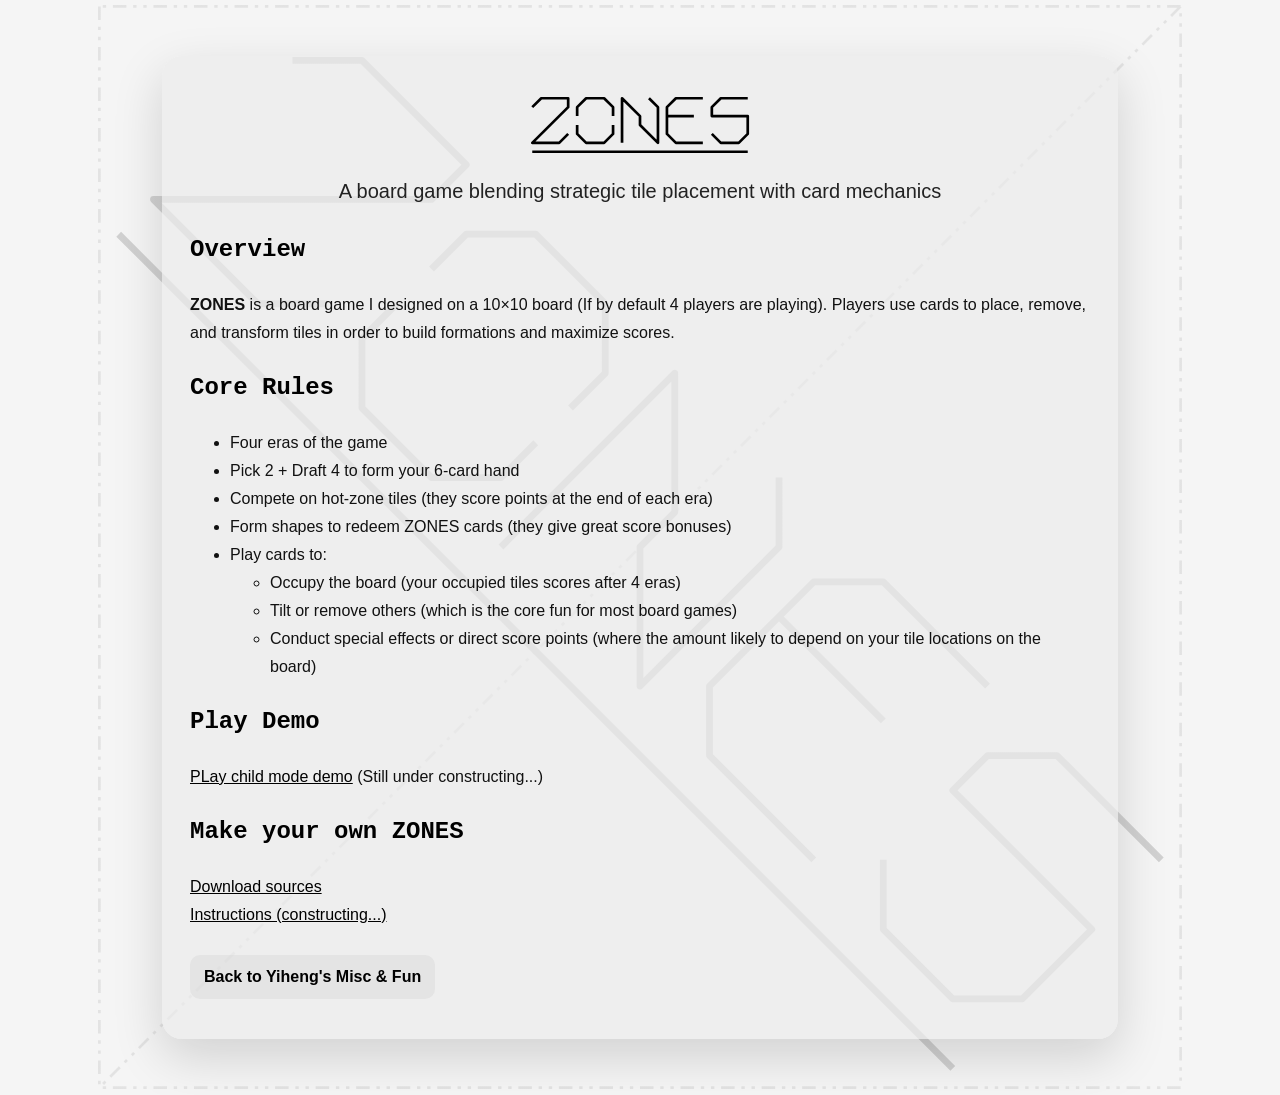
<file: zones/zones_main.html>
<!DOCTYPE html>
<html lang="en">
<head>
  <meta charset="UTF-8">
  <meta name="viewport" content="width=device-width, initial-scale=1.0">
  <title>ZONES</title>
  <link rel="stylesheet" href="zones_style.css">
  <link rel="icon" type="image/png" href="images/favicon.png">
</head>
<body>
  <div class="container">
    <div class="zones-hero">
      <img src="images/title.svg" alt="ZONES" class="zones-logo">
      <p class="zones-subtitle">
        A board game blending strategic tile placement with card mechanics
      </p>
    </div>

    <div class="section">
      <h2>Overview</h2>
      <p>
        <strong>ZONES</strong> is a board game I designed on a 10×10 board 
        (If by default 4 players are playing).
        Players use cards to place, remove, and transform tiles in order to
        build formations and maximize scores.
      </p>
    </div>

    <div class="section">
      <h2>Core Rules</h2>
      <ul>
        <li>Four eras of the game
        <li>Pick 2 + Draft 4 to form your 6-card hand</li>
        <li>Compete on hot-zone tiles (they score points at the end of each era)</li>
        <li>Form shapes to redeem ZONES cards (they give great score bonuses)</li>
        <li>Play cards to:
          <ul>
            <li>Occupy the board (your occupied tiles scores after 4 eras)</li>
            <li>Tilt or remove others (which is the core fun for most board games)</li>
            <li>Conduct special effects or direct score points (where the amount likely to depend on your tile locations on the board)</li>
          </ul>
    </div>

    <div class="section">
      <h2>Play Demo</h2>
      <p>
        <a href="demo.html" target="_blank">PLay child mode demo</a>
        (Still under constructing...)
      </p>
    </div>

    <div class="section">
      <h2>Make your own ZONES</h2>
      <p>
        <a href="https://drive.google.com/drive/folders/1pwmqoSAepqS46UyPKxQtAdClsmI2PoYE?usp=sharing" target="_blank">Download sources</a> <br>
        <a href="https://blank.page/" target="_blank">Instructions (constructing...)</a>
      </p>
    </div>

    <a class="back-link" href="../misc.html">Back to Yiheng's Misc & Fun</a>
  </div>
</body>
</html>
</file>
<file: style.css>
body {
  margin: 0;
  font-family: "Lato", Arial, sans-serif;
  background-color: #cfcfcf;
  color: #222;
}

/* Whole page layout: sidebar + main content */
.page-layout {
  display: flex;
  /* align-items: flex-start; */
  max-width: 1150px;
  margin: 60px auto;
  padding: 0 30px;
  gap: 30px;
}

/* Left sidebar */
.sidebar {
  width: 220px;
  flex-shrink: 0;

  background-color: rgb(235, 235, 235);
  border-radius: 12px;
  padding: 28px 24px;
  box-shadow: 0 4px 16px rgba(0, 0, 0, 0.08);

  position: sticky;
  top: 30px;
  align-self: flex-start;

  /* New: lets us put dark mode button at the bottom */
  display: flex;
  flex-direction: column;
  min-height: calc(100vh - 120px);
}

.sidebar-name {
  margin-top: 0;
  margin-bottom: 24px;
  font-size: 24px;
  font-weight: bold;
}

.sidebar a {
  display: block;
  padding: 4px 0;
  color: #012169;
  text-decoration: none;
  font-weight: bold;
  font-size: 20px;
}

.sidebar a:hover,
.sidebar a.active {
  color: #222;
}

.sidebar hr {
  border: none;
  border-top: 1px solid #ddd;
  margin: 18px 0;
}


/* Dark mode button */
.dark-mode-button {
  display: inline-block;
  margin-top: 10px;
  padding: 8px 14px;

  background-color: #222;
  color: #cfcfcf;

  border: none;
  border-radius: 10px;

  font-family: inherit;
  font-size: 20px;
  font-weight: bold;

  cursor: pointer;
  text-align: center;

  transition: background-color 0.2s ease, transform 0.2s ease;
}

.dark-mode-button:hover {
  background-color: #444;
  transform: translateY(-2px);
}

html.dark-mode .dark-mode-button {
  background-color: #cfcfcf;
  color: rgb(0, 0, 0);
}

html.dark-mode .dark-mode-button:hover {
  background-color: rgb(227, 227, 227);
  /* transform: translateY(-4px); */
  text-decoration: none;
}

/* Main content box */
.container {
  flex: 1;
  max-width: 750px;
  padding: 40px;
  background-color: rgb(235, 235, 235);
  border-radius: 12px;
  box-shadow: 0 4px 16px rgba(0, 0, 0, 0.08);
  transition: transform 0.2s ease, box-shadow 0.2s ease;
}

/* Optional hover effect */
.sidebar:hover,
.container:hover {
  transform: translateY(-1px);
  box-shadow: 0 8px 24px rgba(0, 0, 0, 0.12);
}

h1 {
  margin-top: 0;
  font-size: 35px;
}

h2 {
  margin-top: 0px;
  font-size: 22px;
  font-weight: normal;
  color: #666;
}


p {
  font-size: 18px;
  line-height: 1.6;
  margin-top: 0;
  margin-bottom: 10px;
}


li {
  font-size: 18px;
  line-height: 1.6;
  margin-bottom: 12px;
}

ul ul {
  margin-top: 4px;
  margin-bottom: 4px;
}

ul ul li {
  margin-bottom: 2px;
}

a {
  color: #012169;
  text-decoration: none;
  font-weight: normal;
}

a:hover {
  text-decoration: underline;
}

/* This only affects the ZONES button on your main website pages */
.zones-button-row {
  text-align: center;
}

.zones-button {
  display: inline-block;
  padding: 2px 8px;
  background-color: #cfcfcf;
  color: #000000;
  text-decoration: none;
  border-radius: 10px;
  font-family: Consolas, monospace;
  font-size: 20px;
  transition: transform 0.2s ease, background-color 0.2s ease;
}

.zones-button:hover {
  background-color: #444;
  color: white;
  text-decoration: none;
  transform: translateY(-2px);
}

html.dark-mode .zones-button {
  background-color: #121212;
  color: #cfcfcf;
}

html.dark-mode .zones-button:hover {
  background-color: #cfcfcf;
  color: #000000;
}



/* Publications page */
.publication-list {
  padding-left: 24px;
}

.publication-list li {
  margin-bottom: 22px;
}

.profile-photo {
  display: block;
  width: auto;
  height: auto;
  max-width: 200px;
  margin-bottom: 20px;
  border-radius: 12px;
}


/* Dark mode colors */

.profile-photo-dark {
  display: none;
}

html.dark-mode .profile-photo-light {
  display: none;
}



html.dark-mode .profile-photo-dark {
  display: block;
}

html.dark-mode body {
  background-color: #121212;
  color: #cfcfcf;
}

html.dark-mode .container,
html.dark-mode .sidebar {
  background-color: #1e1e1e;
  color: #cfcfcf;
  box-shadow: 0 4px 16px rgba(255, 255, 255, 0.06);
}

html.dark-mode a:hover {
  color: #cfcfcf;
}

html.dark-mode h1 {
  color: #cfcfcf;
}

html.dark-mode h2,
html.dark-mode .sidebar-name {
  color: #bbbbbb;
}

html.dark-mode a {
  /* color: #0058F8; */
  /* color: #afa8d6 */
  color: #9b91d6; 
}

html.dark-mode .sidebar a.active {
  color: #cfcfcf;
}

html.dark-mode .sidebar hr {
  border-top: 1px solid #444444;
}


/* copy button of email */
.copy-email-btn {
  margin-left: 8px;
  padding: 3px 8px;
  border: none;
  border-radius: 6px;
  background: rgb(235, 235, 235);
  color: #666;
  cursor: pointer;
  font-size: 18px;
}

html.dark-mode .copy-email-btn {
  background: #1e1e1e
}


.copy-email-btn:hover {
  background: #f0f0f0;
}

html.dark-mode .copy-email-btn:hover {
  background: #252525
}

#copy-status {
  margin-left: 6px;
  color: #555;
  font-size: 0.9em;
}

/* Mobile version */
@media (max-width: 800px) {
  .page-layout {
    flex-direction: column;
    margin: 30px auto;
    padding: 0 20px;
  }

  .sidebar {
    width: auto;
    position: static;
  }

  .sidebar a {
    display: inline-block;
    margin-right: 16px;
  }

  .container {
    padding: 30px 24px;
  }

  h1 {
    font-size: 34px;
  }
}
</file>
<file: games/games_style.css>
body {
  margin: 0;
  min-height: 100vh;
  font-family: Consolas, sans-serif;
  background-color: #cfcfcf;
  color: #222;
}

.games-container {
  max-width: 850px;
  margin: 60px auto;
  padding: 42px;
  background-color: rgb(235, 235, 235);
  border-radius: 16px;
  box-shadow: 0 4px 18px rgba(0, 0, 0, 0.10);
}

.back-link {
  display: inline-block;
  margin-bottom: 24px;
  padding: 8px 14px;

  background-color: #b3b3b359;
  color: #000000;
  border-radius: 10px;

  font-family: Consolas, monospace;
  font-weight: bold;
  text-decoration: none;
}

.back-link:hover {
  background-color: #d0d0d0;
  text-decoration: none;
}

h1 {
  margin-top: 0;
  margin-bottom: 10px;
  font-size: 42px;
}

.intro {
  margin-top: 0;
  margin-bottom: 32px;
  font-size: 18px;
  line-height: 1.6;
  color: #555;
}

.copy-fcode-btn {
  margin-left: 0px;
  padding: 3px 8px;
  border: none;
  border-radius: 6px;
  background: rgb(230, 230, 230);
  color: #666;
  cursor: pointer;
  font-size: 18px;
  font-family: Consolas;
}

.copy-fcode-btn:hover {
  background: rgb(220, 220, 220);;
}


.game-list {
  list-style: none;
  padding-left: 0;
  margin: 0;
}

.game-card {
  position: relative;
  overflow: hidden;

  display: flex;
  gap: 20px;

  padding: 22px;
  margin-bottom: 22px;

  background-image:
    linear-gradient(rgba(255, 255, 255, 0.72), rgba(255, 255, 255, 0.72)),
    var(--bg-image);
  background-size: cover;
  background-position: center;
  background-repeat: no-repeat;

  border-radius: 14px;
  border: none;
}
.rank-number {
  width: 46px;
  height: 46px;
  flex-shrink: 0;

  display: flex;
  align-items: center;
  justify-content: center;

  background-color: #9b9b9bad;
  color: white;
  border-radius: 6px;

  font-size: 22px;
  font-weight: bold;
}

.game-info h2 {
  margin: 0 0 8px 0;
  font-size: 25px;
}

.game-info h2 a {
  color: #012169;
  text-decoration: none;
}

.game-info h2 a:hover {
  text-decoration: underline;
}

.game-info p {
  margin-top: 0;
  margin-bottom: 12px;
  font-size: 18px;
  line-height: 1.6;
}

.game-card:hover {
  transform: translateY(-2px);
}

.game-tag {
  display: inline-block;
  padding: 5px 10px;

  background-color: #dededea0;
  border-radius: 10px;

  font-size: 15px !important;
  font-family: Consolas, monospace;
  color: #333;
}

/* Mobile */
@media (max-width: 700px) {
  .games-container {
    margin: 24px 16px;
    padding: 28px 22px;
  }

  h1 {
    font-size: 34px;
  }

  .game-card {
    flex-direction: column;
  }

  .rank-number {
    width: 40px;
    height: 40px;
  }
}
</file>
<file: zones/demo.css>
/*
  Global color variables.
  Changing these values is the easiest way to adjust the theme.
*/
:root {
  --bg: #f5f2ea;
  --panel: rgba(255, 255, 255, 0.8);
  --text: #171717;
  --muted: #606060;
  --line: #d6d0c4;
  --hot: #ffb020;
  --ventrix: #2e8b57;
  --gemsdig: #F36161;
  --empty: #fbfaf6;
  --shadow: #292929;
}

/* Make width/height calculations easier for all elements. */
* {
  box-sizing: border-box;
}

/* Overall page background and default font. */
body {
  margin: 0;
  min-height: 100vh;
  font-family: Arial, sans-serif;
  color: var(--text);
  background-image: 
    linear-gradient(rgba(245, 245, 245, 0.85), rgba(245, 245, 245, 0.85)),
    url("images/background.svg"); /* change path if needed */
  /* background:
    radial-gradient(circle at top left, rgba(76, 120, 255, 0.12), transparent 28rem),
    radial-gradient(circle at bottom right, rgba(197, 76, 255, 0.13), transparent 30rem),
    var(--bg); */
}

/* Main page layout: board area on the left, side panel on the right. */
.page {
  width: min(1500px, calc(100vw - 32px));
  margin: 32px auto;
  display: grid;
  grid-template-columns: minmax(650px, 1fr) minmax(340px, 430px) minmax(300px, 360px);
  gap: 22px;
  align-items: start;
}

.board-panel {
  display: grid;
  gap: 18px;
}

.cards-panel,
.status-panel {
  align-content: start;
}

.status-panel .status-bar {
  grid-template-columns: 1fr;
  margin-bottom: 0;
}

.action-grid {
  grid-template-columns: 1fr 1fr;
}

.cards-panel .zone-card-list {
  display: grid;
  gap: 12px;
}

.redeem-panel {
  position: sticky;
  top: 16px;
}

.zones-logo {
  display: block;
  width: 200px;   /* adjust as you want */
}

/* Top header with the ZONES title and rule-summary pills. */
header {
  grid-column: 1 / -1;
  display: flex;
  justify-content: space-between;
  gap: 16px;
  align-items: end;
}

h1 {
  margin: 0;
  font-size: 42px;
  letter-spacing: 0.08em;
}

.subtitle {
  margin: 6px 0 0;
  color: var(--muted);
}

.pill-row {
  display: flex;
  flex-wrap: wrap;
  gap: 8px;
  justify-content: flex-end;
}

.pill {
  border: 1px solid var(--line);
  background: var(--panel);
  padding: 8px 11px;
  border-radius: 999px;
  font-size: 13px;
  color: var(--muted);
}

/* Large white panels that hold the game UI. */
.main-panel,
/* Right-side panel containing score, cards, and log. */
.side-panel {
  background: var(--panel);
  border: 1px solid var(--line);
  border-radius: 22px;
  padding: 20px;
  box-shadow: 0 18px 48px rgba(24, 24, 24, 0.08);
}

/* Four small status cards above the board. */
.status-bar {
  display: grid;
  grid-template-columns: repeat(4, minmax(0, 1fr));
  gap: 10px;
  margin-bottom: 18px;
}

.status-card {
  border: 1px solid var(--line);
  background: #fffaf0;
  border-radius: 16px;
  padding: 12px;
  min-height: 74px;
}

.status-card strong {
  display: block;
  font-size: 14px;
  margin-bottom: 7px;
}

.status-card span {
  color: var(--muted);
  font-size: 13px;
  line-height: 1.35;
}

/* Board container. The actual cells are created by JavaScript. */
.board-wrap {
  display: grid;
  place-items: center;
  padding: 12px;
  background: rgba(255, 255, 255, 0.54);
  border-radius: 18px;
  border: 1px dashed var(--line);
}

/* 7×7 CSS grid. If BOARD_SIZE changes in JS, update this too. */
.board {
  display: grid;
  grid-template-columns: repeat(7, 62px);
  grid-template-rows: repeat(7, 62px);
  gap: 6px;
  user-select: none;
}

/* A single board square. Owner/hot/selected classes are added by JavaScript. */
.cell {
  position: relative;
  border: 1px solid var(--line);
  background: var(--empty);
  border-radius: 14px;
  cursor: pointer;
  transition: transform 0.08s ease, box-shadow 0.08s ease, border-color 0.08s ease;
  overflow: hidden;
}

.cell:hover {
  transform: translateY(-1px);
  box-shadow: 0 8px 18px rgba(0, 0, 0, 0.08);
  border-color: #9c9588;
}

/* Occupied cells: the colored inner square shows who owns the tile. */
.cell.ventrix::before,
.cell.gemsdig::before {
  content: "";
  position: absolute;
  inset: 9px;
  border-radius: 11px;
}

.cell.ventrix::before {
  background: var(--ventrix);
}

.cell.gemsdig::before {
  background: var(--gemsdig);
}

/* Hot-zone marker: a gold star drawn on top of the cell. */
.cell.hot::after {
  content: "★";
  position: absolute;
  right: 5px;
  top: 2px;
  font-size: 17px;
  color: var(--hot);
  text-shadow: 0 1px 2px rgba(0, 0, 0, 0.18);
  z-index: 3;
}

.cell.selected {
  outline: 4px solid rgba(255, 176, 32, 0.85);
  outline-offset: -4px;
}

.cell.match-preview {
  box-shadow: inset 0 0 0 4px rgba(31, 163, 77, 0.45);
}

/* Button/control sections below the board. */
.controls {
  display: grid;
  grid-template-columns: 1fr 1fr;
  gap: 12px;
  margin-top: 18px;
}

.action-box {
  border: 1px solid var(--line);
  background: #fff;
  border-radius: 18px;
  padding: 14px;
}

.action-box h3,
.side-section h3 {
  margin: 0 0 10px;
  font-size: 16px;
}

/* General button styling. */
button {
  appearance: none;
  border: 1px solid #c9c0b0;
  background: #111;
  color: #fff;
  padding: 10px 12px;
  border-radius: 12px;
  font-weight: 700;
  cursor: pointer;
  transition: transform 0.08s ease, opacity 0.08s ease;
}

button:hover:not(:disabled) {
  transform: translateY(-1px);
}

button:disabled {
  opacity: 0.35;
  cursor: not-allowed;
}

.button-row {
  display: flex;
  flex-wrap: wrap;
  gap: 8px;
  margin-top: 10px;
}

.secondary {
  background: #fff;
  color: #111;
}

.danger {
  background: #722;
}

.active-action {
  border-color: #111;
  box-shadow: inset 0 0 0 2px #111;
}

.help {
  color: var(--muted);
  font-size: 13px;
  line-height: 1.45;
  margin: 9px 0 0;
}

.side-panel {
  display: grid;
  gap: 16px;
}

.side-section {
  border: 1px solid var(--line);
  background: #fff;
  border-radius: 18px;
  padding: 14px;
}

.score-grid {
  display: grid;
  gap: 10px;
}

.player-score {
  display: grid;
  grid-template-columns: 18px 1fr auto;
  gap: 9px;
  align-items: center;
  border-radius: 14px;
  background: #faf8f2;
  padding: 10px;
  border: 1px solid var(--line);
}

.swatch {
  width: 18px;
  height: 18px;
  border-radius: 6px;
}

.swatch.ventrix { background: var(--ventrix); }
.swatch.gemsdig { background: var(--gemsdig); }

.score-small {
  color: var(--muted);
  font-size: 12px;
  margin-top: 3px;
}

/* Public ZONE card display. */
.zone-card {
  background: #fbfaf6;
  border: 1px solid var(--line);
  border-radius: 16px;
  padding: 12px;
  margin-top: 8px;
}

.zone-card.shadowed {
  background: linear-gradient(135deg, #1f1f1f, #4b4b4b);
  color: #fff;
  border-color: #3a3a3a;
}

.zone-card-list {
  display: grid;
  gap: 10px;
}

.zone-card-list .zone-card {
  margin-top: 0;
}

.zone-card.card-clickable {
  cursor: pointer;
}

.zone-card.card-clickable:hover {
  transform: translateY(-1px);
}

.zone-card.redeemable-card {
  border-color: #2e8b57;
  box-shadow: inset 0 0 0 2px rgba(46, 139, 87, 0.45);
}

.zone-card.unredeemable-card {
  opacity: 0.38;
  filter: grayscale(0.8);
  cursor: not-allowed;
}

.zone-card.pick-mode {
  transition: transform 0.08s ease, opacity 0.08s ease, box-shadow 0.08s ease;
}

.zone-card h4 {
  margin: 0;
  font-size: 16px;
}

.zone-card p {
  margin: 7px 0 0;
  font-size: 13px;
  line-height: 1.45;
  color: inherit;
  opacity: 0.85;
}

.zone-card.selected-redeem-card {
  border-color: #111;
  box-shadow:
    inset 0 0 0 3px rgba(0, 0, 0, 0.85),
    0 8px 18px rgba(0, 0, 0, 0.14);
}

.inline-redeem-panel {
  margin-top: 12px;
  padding-top: 10px;
  border-top: 1px solid var(--line);
}

.zone-card.shadowed .inline-redeem-panel {
  border-top-color: rgba(255, 255, 255, 0.25);
}

.zone-card.shadowed .redeem-location-row {
  background: rgba(255, 255, 255, 0.12);
  border-color: rgba(255, 255, 255, 0.28);
  color: #fff;
}

.redeemed-list {
  min-height: 22px;
  color: var(--muted);
  font-size: 13px;
  line-height: 1.45;
}

.redeem-choice-list {
  margin-top: 10px;
  display: grid;
  gap: 8px;
}

.redeem-choice-row {
  display: grid;
  grid-template-columns: 1fr auto;
  gap: 8px;
  align-items: center;
}

.redeem-preview-btn {
  background: #fff7d6;
  color: #111;
  border: 1px solid #d6b54a;
  text-align: left;
}

.redeem-confirm-btn {
  background: #111;
  color: #fff;
}

.redeem-choice-btn {
  background: #fff7d6;
  color: #111;
  border: 1px solid #d6b54a;
  text-align: left;
}

.redeem-confirm-btn {
  background: #111;
  color: #fff;
}

.redeem-choice-row.is-previewing .redeem-preview-btn {
  box-shadow: inset 0 0 0 2px #111;
}

.redeem-location-list {
  display: grid;
  gap: 8px;
  margin-top: 10px;
}

.redeem-location-row {
  display: grid;
  grid-template-columns: auto 1fr;
  gap: 8px;
  align-items: start;
  padding: 9px 10px;
  border: 1px solid var(--line);
  border-radius: 12px;
  background: #fffaf0;
  cursor: pointer;
  font-size: 13px;
  line-height: 1.35;
}

.redeem-location-row:hover,
.redeem-location-row.is-previewing {
  border-color: #111;
  box-shadow: inset 0 0 0 2px rgba(0, 0, 0, 0.12);
}

.redeem-location-row input {
  margin-top: 2px;
}

.redeem-confirm-btn {
  margin-top: 10px;
  width: 100%;
}

/* Scrollable game log. */
.log {
  max-height: 230px;
  overflow: auto;
  display: flex;
  flex-direction: column;
  gap: 8px;
  padding-right: 4px;
}

.log-entry {
  font-size: 13px;
  line-height: 1.35;
  color: #333;
  padding-bottom: 8px;
  border-bottom: 1px solid #eee5d6;
}

.game-over {
  border: 2px solid #111;
  background: #fff7d6;
}

/* Responsive layout: stack panels on narrower screens. */
@media (max-width: 1180px) {
  .page {
    grid-template-columns: 1fr 360px;
  }

  header {
    grid-column: 1 / -1;
  }

  .cards-panel {
    grid-column: 2;
  }

  .status-panel {
    grid-column: 1 / -1;
  }

  .status-panel .status-bar {
    grid-template-columns: repeat(4, minmax(0, 1fr));
  }
}

@media (max-width: 900px) {
  .page {
    grid-template-columns: 1fr;
  }

  .cards-panel,
  .status-panel {
    grid-column: auto;
  }

  .status-panel .status-bar,
  .action-grid {
    grid-template-columns: 1fr;
  }
}
</file>
<file: zones/zones_style.css>
:root {
  --text: #111111;
  --muted: #333333;
  --accent: #111111;
}

body {
  margin: 0;
  min-height: 100vh;
  font-family: Consolas, sans-serif;
  color: var(--text);
  line-height: 1.75;

  background-image: 
    linear-gradient(rgba(245, 245, 245, 0.85), rgba(245, 245, 245, 0.85)),
    url("images/background.svg"); /* change path if needed */
  background-repeat: no-repeat;
  background-position: center center;
  background-size: 85vmax auto;   /* smaller background */
  background-color: #f5f5f5;
}

.zones-logo {
  display: block;
  width: 220px;   /* adjust as you want */
  height: auto;
  margin: 0 auto 20px auto;  /* centered with space below */
}

.container {
  max-width: 900px;
  margin: 56px auto;
  padding: 40px 28px;
  background: rgba(235, 235, 235, 0.7);
  border-radius: 20px;
  box-shadow: 0 18px 50px rgba(0, 0, 0, 0.15);
}

.zones-title {
  font-family: Consolas, "Courier New", monospace;
  color: #000000;
}

.zones-subtitle {
  text-align: center;
  font-size: 20px;
  color: #222222;
}

p, li {
  color: #111111;
}

.section h2 {
  font-family: Consolas, "Courier New", monospace;
  color: #000000;
}

a {
  color: #000000;
}

.back-link,
.button-link {
  display: inline-block;
  margin-top: 10px;
  padding: 8px 14px;

  background-color: #cccccc50;
  border: none;
  border-radius: 10px;
  
  font-family: inherit;
  font-weight: bold;
  cursor: pointer;
  text-align: center;
  color: #000000;
  font-family: Consolas, sans-serif;
  text-decoration: none;
}
</file>
